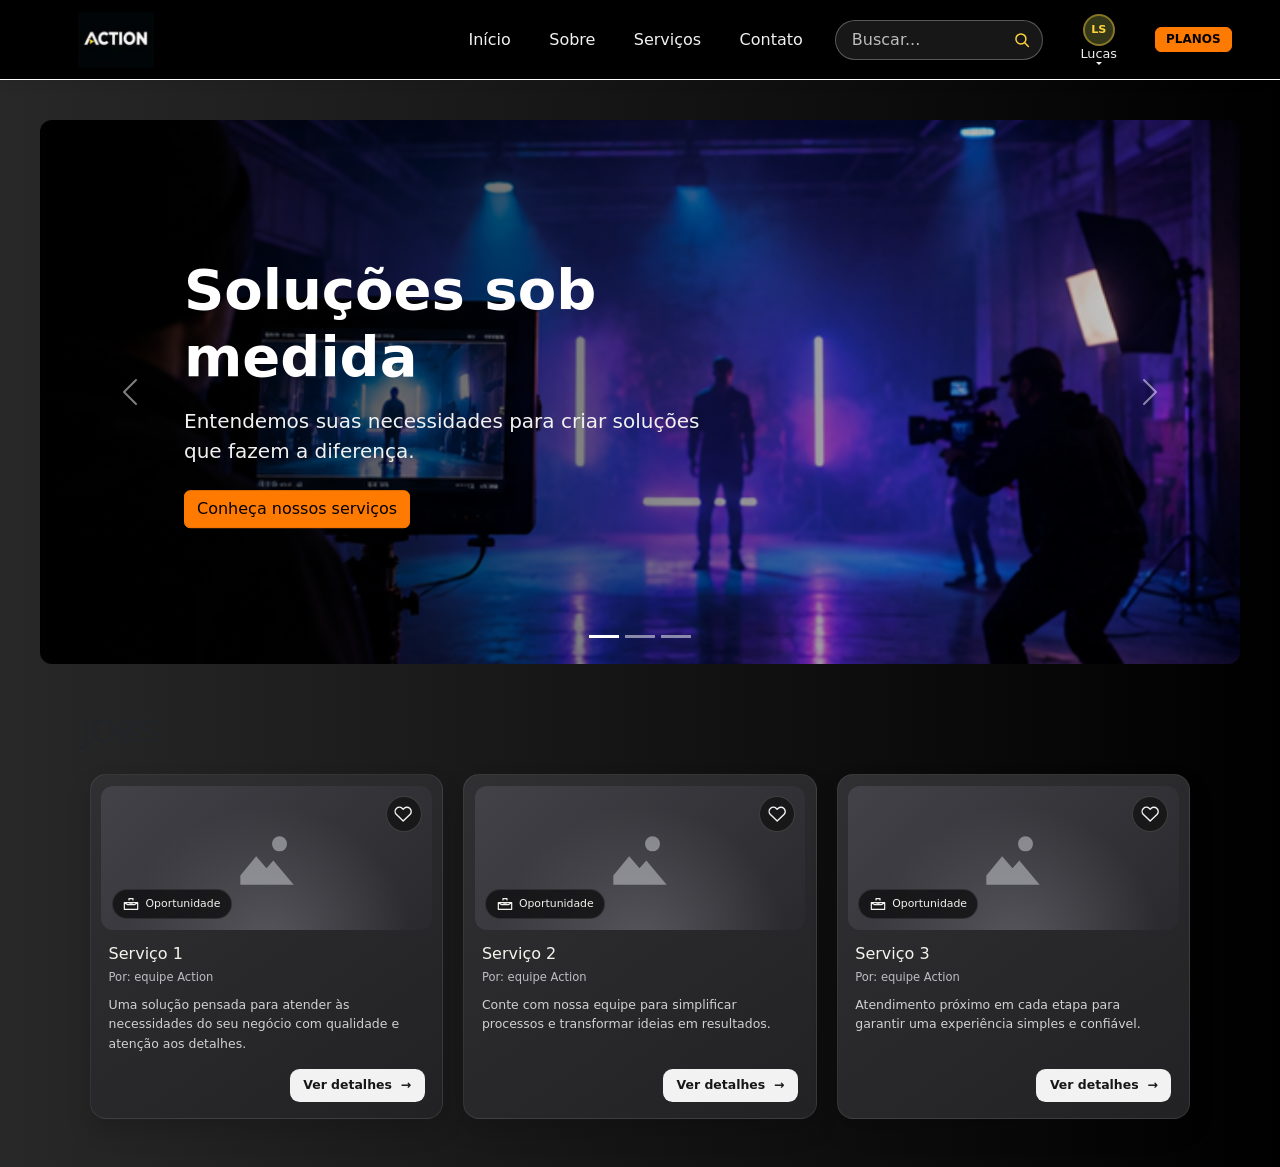
<file: index.html>
<!doctype html>
<html lang="pt-BR">
  <head>
    <meta charset="UTF-8" />
    <meta name="viewport" content="width=device-width, initial-scale=1.0" />
    <title>Site da empresa</title>
    <link
      href="https://cdn.jsdelivr.net/npm/bootstrap@5.3.3/dist/css/bootstrap.min.css"
      rel="stylesheet"
      integrity="sha384-QWTKZyjpPEjISv5WaRU9OFeRpok6YctnYmDr5pNlyT2bRjXh0JMhjY6hW+ALEwIH"
      crossorigin="anonymous"
    />
    <link rel="stylesheet" href="assets/css/style.css" />
  </head>
  <body>
    <header class="site-header">
      <nav class="site-nav" aria-label="Navegação principal">
        <a class="company-name" href="#inicio" aria-label="Action — início">
          <img src="assets/img/logo.png" alt="Action" />
        </a>
        <ul class="nav-options">
          <li><a href="#inicio">Início</a></li>
          <li><a href="#sobre">Sobre</a></li>
          <li><a href="#servicos">Serviços</a></li>
          <li><a href="templates/chat.html">Contato</a></li>
        </ul>
        <form class="site-search" role="search" id="siteSearch">
          <label class="visually-hidden" for="searchInput">Buscar no site</label>
          <input
            class="site-search-input"
            type="search"
            id="searchInput"
            placeholder="Buscar..."
            autocomplete="off"
          />
          <button class="site-search-button" type="submit" aria-label="Buscar">
            <svg aria-hidden="true" viewBox="0 0 24 24">
              <circle cx="10.8" cy="10.8" r="6.8"></circle>
              <path d="m16 16 5 5"></path>
            </svg>
          </button>
          <span class="visually-hidden" id="searchStatus" role="status"></span>
        </form>
        <div class="dropdown account-menu">
          <button
            class="account-menu-toggle dropdown-toggle"
            type="button"
            id="profileAccountMenu"
            data-bs-toggle="dropdown"
            aria-expanded="false"
          >
            <span class="profile-mini-avatar" aria-hidden="true">LS</span>
            <span>Lucas</span>
          </button>
          <ul
            class="dropdown-menu dropdown-menu-end"
            aria-labelledby="profileAccountMenu"
          >
            <li><a class="dropdown-item" href="templates/user.html">Meu perfil</a></li>
            <li><a class="dropdown-item" href="index.html">Sair do perfil</a></li>
          </ul>
        </div>
        <a class="btn btn-warning" href="index.html#planos">PLANOS</a>
      </nav>
    </header>
    <br>
    <main id="inicio">
      <section class="highlights" aria-label="Destaques da empresa">
        <div
          id="highlightsCarousel"
          class="carousel slide"
          data-bs-ride="carousel"
          data-bs-interval="6000"
        >
          <div class="carousel-indicators">
            <button
              type="button"
              data-bs-target="#highlightsCarousel"
              data-bs-slide-to="0"
              class="active"
              aria-current="true"
              aria-label="Destaque 1"
            ></button>
            <button
              type="button"
              data-bs-target="#highlightsCarousel"
              data-bs-slide-to="1"
              aria-label="Destaque 2"
            ></button>
            <button
              type="button"
              data-bs-target="#highlightsCarousel"
              data-bs-slide-to="2"
              aria-label="Destaque 3"
            ></button>
          </div>
          <div class="carousel-inner">
            <article class="carousel-item active">
              <img src="assets/img/Captura de tela 2026-10-26 100952.png" class="d-block w-100" alt="" />
              <div class="carousel-caption text-start">
                <h2>Soluções sob medida</h2>
                <p>
                  Entendemos suas necessidades para criar soluções que fazem a
                  diferença.
                </p>
                <a class="btn btn-warning" href="#servicos"
                  >Conheça nossos serviços</a
                >
              </div>
            </article>
            <article class="carousel-item">
              <img src="assets/img/Captura de tela 2026-10-26 100911.png" class="d-block w-100" alt="" />
              <div class="carousel-caption text-start">
                <h2>Tecnologia que simplifica</h2>
                <p>
                  Transformamos desafios do dia a dia em experiências mais
                  simples e eficientes.
                </p>
                <a class="btn btn-warning" href="#servicos"
                  >Conheça nossos serviços</a
                >
              </div>
            </article>
            <article class="carousel-item">
              <img src="assets/img/Captura de tela 2026-10-26 100901.png" class="d-block w-100" alt="" />
              <div class="carousel-caption text-start">
                <h2>Conte com a nossa equipe</h2>
                <p>
                  Acompanhamos cada etapa para entregar resultados com qualidade
                  e confiança.
                </p>
                <a class="btn btn-warning" href="#servicos"
                  >Conheça nossos serviços</a
                >
              </div>
            </article>
          </div>
          <button
            class="carousel-control-prev"
            type="button"
            data-bs-target="#highlightsCarousel"
            data-bs-slide="prev"
          >
            <span class="carousel-control-prev-icon" aria-hidden="true"></span>
            <span class="visually-hidden">Anterior</span>
          </button>
          <button
            class="carousel-control-next"
            type="button"
            data-bs-target="#highlightsCarousel"
            data-bs-slide="next"
          >
            <span class="carousel-control-next-icon" aria-hidden="true"></span>
            <span class="visually-hidden">Próximo</span>
          </button>
        </div>
      </section>
      <section class="about" id="sobre" aria-label="Oportunidades">
        <div class="container">
          <h2>JOBS</h2>
        </div>
        <div class="cards" id="servicos">
          <article class="service-card">
            <div class="service-card-artwork">
              <span class="service-card-image" aria-hidden="true">
                <svg viewBox="0 0 48 48">
                  <path d="M8 34.5 17.5 23l6.2 7.2 4.1-4.7L40 40H8z"></path>
                  <circle cx="31.5" cy="15.5" r="4.5"></circle>
                </svg>
              </span>
              <span class="service-card-category">
                <svg aria-hidden="true" viewBox="0 0 24 24">
                  <path d="M9 6V4h6v2m-13 4h20v10H2zm0 0 5 3h10l5-3M10 12h4"></path>
                </svg>
                Oportunidade
              </span>
              <button
                class="service-card-favorite"
                type="button"
                aria-label="Salvar Serviço 1"
                aria-pressed="false"
              >
                <svg aria-hidden="true" viewBox="0 0 24 24">
                  <path d="M20.8 4.6a5.5 5.5 0 0 0-7.8 0L12 5.7l-1.1-1.1a5.5 5.5 0 0 0-7.8 7.8l1.1 1.1L12 21l7.8-7.5 1.1-1.1a5.5 5.5 0 0 0-.1-7.8Z"></path>
                </svg>
              </button>
            </div>
            <div class="service-card-content">
              <div class="service-card-heading">
                <h3>Serviço 1</h3>
                <p class="service-card-author">Por: equipe Action</p>
              </div>
              <p class="service-card-description">
                Uma solução pensada para atender às necessidades do seu negócio
                com qualidade e atenção aos detalhes.
              </p>
              <div class="service-card-actions">
                <a class="service-card-button" href="#servicos">
                  Ver detalhes <span aria-hidden="true">→</span>
                </a>
              </div>
            </div>
          </article>
          <article class="service-card">
            <div class="service-card-artwork">
              <span class="service-card-image" aria-hidden="true">
                <svg viewBox="0 0 48 48">
                  <path d="M8 34.5 17.5 23l6.2 7.2 4.1-4.7L40 40H8z"></path>
                  <circle cx="31.5" cy="15.5" r="4.5"></circle>
                </svg>
              </span>
              <span class="service-card-category">
                <svg aria-hidden="true" viewBox="0 0 24 24">
                  <path d="M9 6V4h6v2m-13 4h20v10H2zm0 0 5 3h10l5-3M10 12h4"></path>
                </svg>
                Oportunidade
              </span>
              <button
                class="service-card-favorite"
                type="button"
                aria-label="Salvar Serviço 2"
                aria-pressed="false"
              >
                <svg aria-hidden="true" viewBox="0 0 24 24">
                  <path d="M20.8 4.6a5.5 5.5 0 0 0-7.8 0L12 5.7l-1.1-1.1a5.5 5.5 0 0 0-7.8 7.8l1.1 1.1L12 21l7.8-7.5 1.1-1.1a5.5 5.5 0 0 0-.1-7.8Z"></path>
                </svg>
              </button>
            </div>
            <div class="service-card-content">
              <div class="service-card-heading">
                <h3>Serviço 2</h3>
                <p class="service-card-author">Por: equipe Action</p>
              </div>
              <p class="service-card-description">
                Conte com nossa equipe para simplificar processos e transformar
                ideias em resultados.
              </p>
              <div class="service-card-actions">
                <a class="service-card-button" href="#servicos">
                  Ver detalhes <span aria-hidden="true">→</span>
                </a>
              </div>
            </div>
          </article>
          <article class="service-card">
            <div class="service-card-artwork">
              <span class="service-card-image" aria-hidden="true">
                <svg viewBox="0 0 48 48">
                  <path d="M8 34.5 17.5 23l6.2 7.2 4.1-4.7L40 40H8z"></path>
                  <circle cx="31.5" cy="15.5" r="4.5"></circle>
                </svg>
              </span>
              <span class="service-card-category">
                <svg aria-hidden="true" viewBox="0 0 24 24">
                  <path d="M9 6V4h6v2m-13 4h20v10H2zm0 0 5 3h10l5-3M10 12h4"></path>
                </svg>
                Oportunidade
              </span>
              <button
                class="service-card-favorite"
                type="button"
                aria-label="Salvar Serviço 3"
                aria-pressed="false"
              >
                <svg aria-hidden="true" viewBox="0 0 24 24">
                  <path d="M20.8 4.6a5.5 5.5 0 0 0-7.8 0L12 5.7l-1.1-1.1a5.5 5.5 0 0 0-7.8 7.8l1.1 1.1L12 21l7.8-7.5 1.1-1.1a5.5 5.5 0 0 0-.1-7.8Z"></path>
                </svg>
              </button>
            </div>
            <div class="service-card-content">
              <div class="service-card-heading">
                <h3>Serviço 3</h3>
                <p class="service-card-author">Por: equipe Action</p>
              </div>
              <p class="service-card-description">
                Atendimento próximo em cada etapa para garantir uma experiência
                simples e confiável.
              </p>
              <div class="service-card-actions">
                <a class="service-card-button" href="#servicos">
                  Ver detalhes <span aria-hidden="true">→</span>
                </a>
              </div>
            </div>
          </article>
        </div>
      </section>
    </main>
    <script
      src="https://cdn.jsdelivr.net/npm/bootstrap@5.3.3/dist/js/bootstrap.bundle.min.js"
      integrity="sha384-YvpcrYf0tY3lHB60NNkmXc5s9fDVZLESaAA55NDzOxhy9GkcIdslK1eN7N6jIeHz"
      crossorigin="anonymous"
    ></script>
    <script>
      const searchForm = document.querySelector("#siteSearch");
      const searchInput = document.querySelector("#searchInput");
      const searchStatus = document.querySelector("#searchStatus");

      document.querySelectorAll(".service-card-favorite").forEach((button) => {
        button.addEventListener("click", () => {
          const saved = button.getAttribute("aria-pressed") === "true";
          const title = button.closest(".service-card").querySelector("h3").textContent;
          button.setAttribute("aria-pressed", String(!saved));
          button.setAttribute(
            "aria-label",
            saved ? `Salvar ${title}` : `Remover ${title} dos salvos`,
          );
        });
      });

      searchForm.addEventListener("submit", (event) => {
        event.preventDefault();
        const query = searchInput.value
          .trim()
          .normalize("NFD")
          .replace(/[\u0300-\u036f]/g, "")
          .toLocaleLowerCase("pt-BR");

        if (!query) {
          searchStatus.textContent = "Digite algo para buscar.";
          searchInput.focus();
          return;
        }

        const searchableItems = [
          ...document.querySelectorAll(
            ".carousel-item, .about > .container, .service-card",
          ),
        ];
        const match = searchableItems.find((item) =>
          item.textContent
            .normalize("NFD")
            .replace(/[\u0300-\u036f]/g, "")
            .toLocaleLowerCase("pt-BR")
            .includes(query),
        );

        if (!match) {
          searchStatus.textContent = "Nenhum resultado encontrado.";
          return;
        }

        searchStatus.textContent = "Resultado encontrado.";
        if (match.classList.contains("carousel-item")) {
          const slides = [...match.parentElement.children];
          bootstrap.Carousel.getOrCreateInstance(
            document.querySelector("#highlightsCarousel"),
          ).to(slides.indexOf(match));
        }
        match.scrollIntoView({ behavior: "smooth", block: "center" });
      });
    </script>
  </body>
</html>
</file>
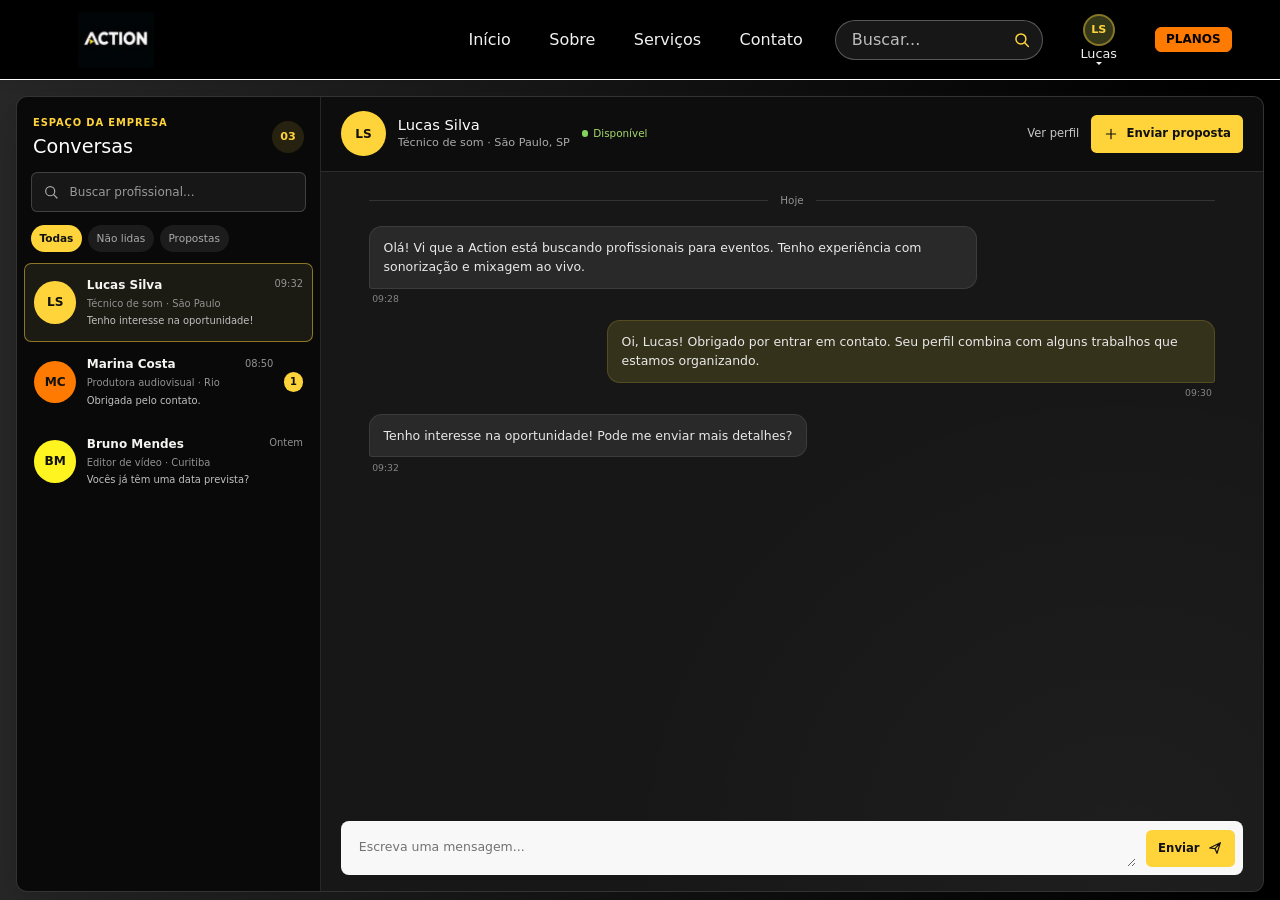
<file: templates/chat.html>
<!doctype html>
<html lang="pt-BR">
  <head>
    <meta charset="UTF-8" />
    <meta name="viewport" content="width=device-width, initial-scale=1.0" />
    <meta
      name="description"
      content="Converse com profissionais e envie propostas de trabalho pela Action."
    />
    <title>Conversas | Action</title>
    <link
      href="https://cdn.jsdelivr.net/npm/bootstrap@5.3.3/dist/css/bootstrap.min.css"
      rel="stylesheet"
      integrity="sha384-QWTKZyjpPEjISv5WaRU9OFeRpok6YctnYmDr5pNlyT2bRjXh0JMhjY6hW+ALEwIH"
      crossorigin="anonymous"
    />
    <link rel="stylesheet" href="../assets/css/style.css" />
  </head>
  <body class="messages-page">
    <header class="site-header">
      <nav class="site-nav" aria-label="Navegação principal">
        <a class="company-name" href="../index.html#inicio" aria-label="Action — início">
          <img src="../assets/img/logo.png" alt="Action" />
        </a>
        <ul class="nav-options">
          <li><a href="../index.html#inicio">Início</a></li>
          <li><a href="../index.html#sobre">Sobre</a></li>
          <li><a href="../index.html#servicos">Serviços</a></li>
          <li><a href="../index.html#contato">Contato</a></li>
        </ul>
        <form class="site-search" role="search" id="messagesSearch">
          <label class="visually-hidden" for="messagesSearchInput">
            Buscar conversas
          </label>
          <input
            class="site-search-input"
            type="search"
            id="messagesSearchInput"
            placeholder="Buscar..."
            autocomplete="off"
          />
          <button class="site-search-button" type="submit" aria-label="Buscar conversas">
            <svg aria-hidden="true" viewBox="0 0 24 24">
              <circle cx="10.8" cy="10.8" r="6.8"></circle>
              <path d="m16 16 5 5"></path>
            </svg>
          </button>
          <span
            class="visually-hidden"
            id="messagesSearchStatus"
            role="status"
          ></span>
        </form>
        <div class="dropdown account-menu">
          <button
            class="account-menu-toggle dropdown-toggle"
            type="button"
            id="messagesAccountMenu"
            data-bs-toggle="dropdown"
            aria-expanded="false"
          >
            <span class="profile-mini-avatar" aria-hidden="true">LS</span>
            <span>Lucas</span>
          </button>
          <ul
            class="dropdown-menu dropdown-menu-end"
            aria-labelledby="messagesAccountMenu"
          >
            <li><a class="dropdown-item" href="user.html">Meu perfil</a></li>
            <li><a class="dropdown-item" href="../index.html">Sair do perfil</a></li>
          </ul>
        </div>
        <a class="btn btn-warning" href="../index.html#planos">PLANOS</a>
      </nav>
    </header>

    <main class="messages-shell">
      <aside class="conversation-sidebar" aria-label="Lista de conversas">
        <div class="conversation-sidebar-heading">
          <div>
            <p class="messages-eyebrow">ESPAÇO DA EMPRESA</p>
            <h1>Conversas</h1>
          </div>
          <span class="conversation-count">03</span>
        </div>

        <label class="conversation-search">
          <span class="visually-hidden">Buscar conversas</span>
          <svg aria-hidden="true" viewBox="0 0 24 24">
            <circle cx="10.8" cy="10.8" r="6.8"></circle>
            <path d="m16 16 5 5"></path>
          </svg>
          <input
            id="conversationSearch"
            type="search"
            placeholder="Buscar profissional..."
            autocomplete="off"
          />
        </label>

        <div class="conversation-filters" role="group" aria-label="Filtrar conversas">
          <button
            class="conversation-filter is-active"
            type="button"
            data-filter="all"
            aria-pressed="true"
          >
            Todas
          </button>
          <button
            class="conversation-filter"
            type="button"
            data-filter="unread"
            aria-pressed="false"
          >
            Não lidas
          </button>
          <button
            class="conversation-filter"
            type="button"
            data-filter="proposals"
            aria-pressed="false"
          >
            Propostas
          </button>
        </div>

        <nav class="conversation-list" id="conversationList" aria-label="Profissionais">
          <button
            class="conversation-item is-active"
            type="button"
            data-conversation="lucas"
            aria-current="true"
          >
            <span class="conversation-avatar" aria-hidden="true">LS</span>
            <span class="conversation-summary">
              <span class="conversation-name-row">
                <strong>Lucas Silva</strong>
                <time datetime="2026-11-01T09:32">09:32</time>
              </span>
              <span class="conversation-role">Técnico de som · São Paulo</span>
              <span class="conversation-preview">Tenho interesse na oportunidade!</span>
            </span>
            <span class="conversation-unread" aria-label="2 mensagens não lidas">2</span>
          </button>
          <button
            class="conversation-item"
            type="button"
            data-conversation="marina"
            aria-current="false"
          >
            <span
              class="conversation-avatar conversation-avatar--violet"
              aria-hidden="true"
            >
              MC
            </span>
            <span class="conversation-summary">
              <span class="conversation-name-row">
                <strong>Marina Costa</strong>
                <time datetime="2026-11-01T08:50">08:50</time>
              </span>
              <span class="conversation-role">Produtora audiovisual · Rio</span>
              <span class="conversation-preview">Obrigada pelo contato.</span>
            </span>
            <span class="conversation-unread" aria-label="1 mensagem não lida">1</span>
          </button>
          <button
            class="conversation-item"
            type="button"
            data-conversation="bruno"
            aria-current="false"
          >
            <span
              class="conversation-avatar conversation-avatar--blue"
              aria-hidden="true"
            >
              BM
            </span>
            <span class="conversation-summary">
              <span class="conversation-name-row">
                <strong>Bruno Mendes</strong>
                <time datetime="2026-10-31T17:18">Ontem</time>
              </span>
              <span class="conversation-role">Editor de vídeo · Curitiba</span>
              <span class="conversation-preview">Vocês já têm uma data prevista?</span>
            </span>
            <span
              class="conversation-unread"
              aria-label="Mensagens não lidas"
              hidden
              >1</span
            >
          </button>
          <p class="conversation-empty" id="conversationEmpty" hidden>
            Nenhuma conversa encontrada.
          </p>
        </nav>
      </aside>

      <section class="conversation-pane" aria-label="Conversa com Lucas Silva">
        <header class="conversation-header">
          <div class="conversation-person">
            <span
              class="conversation-avatar conversation-avatar--large"
              id="activeAvatar"
              aria-hidden="true"
              >LS</span
            >
            <div>
              <h2 id="activeName">Lucas Silva</h2>
              <p id="activeRole">Técnico de som · São Paulo, SP</p>
            </div>
            <span class="online-indicator" id="activeStatus">Disponível</span>
          </div>
          <div class="conversation-actions">
            <a class="conversation-profile-link" href="user.html">Ver perfil</a>
            <button class="proposal-button" id="openProposal" type="button">
              <svg aria-hidden="true" viewBox="0 0 24 24">
                <path d="M12 5v14M5 12h14"></path>
              </svg>
              Enviar proposta
            </button>
          </div>
        </header>

        <div class="message-thread" id="messageThread" role="log" aria-live="polite">
          <div class="message-date"><span>Hoje</span></div>
        </div>

        <p
          class="messages-feedback"
          id="messagesFeedback"
          role="status"
          aria-live="polite"
        ></p>

        <form class="message-composer" id="messageForm">
          <label class="visually-hidden" for="messageInput">Escreva uma mensagem</label>
          <textarea
            id="messageInput"
            name="message"
            rows="1"
            maxlength="1000"
            placeholder="Escreva uma mensagem..."
            required
          ></textarea>
          <button class="message-send-button" type="submit">
            Enviar
            <svg aria-hidden="true" viewBox="0 0 24 24">
              <path d="m4 12 16-8-5 16-3-7-8-1Zm8 1 8-9"></path>
            </svg>
          </button>
        </form>
      </section>
    </main>

    <dialog
      class="proposal-dialog"
      id="proposalDialog"
      aria-labelledby="proposalTitle"
    >
      <form class="proposal-form" id="proposalForm">
        <header class="proposal-dialog-header">
          <div>
            <p class="messages-eyebrow">NOVA OPORTUNIDADE</p>
            <h2 id="proposalTitle">Enviar proposta</h2>
            <p>Para <strong id="proposalRecipient">Lucas Silva</strong></p>
          </div>
          <button
            class="dialog-close"
            id="closeProposal"
            type="button"
            aria-label="Fechar formulário"
          >
            &times;
          </button>
        </header>
        <div class="proposal-fields">
          <label for="proposalJobTitle">Título do trabalho</label>
          <input
            id="proposalJobTitle"
            name="jobTitle"
            maxlength="100"
            placeholder="Ex.: Técnico de som para evento"
            required
          />

          <div class="proposal-fields-row">
            <div>
              <label for="proposalContract">Tipo de contratação</label>
              <select id="proposalContract" name="contract" required>
                <option value="" selected disabled>Selecione</option>
                <option>Freelancer</option>
                <option>Temporário</option>
                <option>Efetivo</option>
                <option>Prestação de serviço</option>
              </select>
            </div>
            <div>
              <label for="proposalBudget">Remuneração (opcional)</label>
              <input
                id="proposalBudget"
                name="budget"
                inputmode="decimal"
                maxlength="40"
                placeholder="Ex.: R$ 800 por diária"
              />
            </div>
          </div>

          <label for="proposalDeadline">Data prevista</label>
          <input id="proposalDeadline" name="deadline" type="date" />

          <label for="proposalDescription">Detalhes da oportunidade</label>
          <textarea
            id="proposalDescription"
            name="description"
            rows="4"
            maxlength="1200"
            placeholder="Conte sobre o trabalho, local, horários e o que espera do profissional."
            required
          ></textarea>
        </div>
        <footer class="proposal-dialog-footer">
          <button class="proposal-cancel" id="cancelProposal" type="button">
            Cancelar
          </button>
          <button class="proposal-submit" type="submit">Enviar proposta</button>
        </footer>
      </form>
    </dialog>

    <script
      src="https://cdn.jsdelivr.net/npm/bootstrap@5.3.3/dist/js/bootstrap.bundle.min.js"
      integrity="sha384-YvpcrYf0tY3lHB60NNkmXc5s9fDVZLESaAA55NDzOxhy9GkcIdslK1eN7N6jIeHz"
      crossorigin="anonymous"
    ></script>
    <script>
      const conversations = {
        lucas: {
          name: "Lucas Silva",
          initials: "LS",
          role: "Técnico de som · São Paulo, SP",
          status: "Disponível",
          unread: 2,
          messages: [
            {
              sender: "them",
              text: "Olá! Vi que a Action está buscando profissionais para eventos. Tenho experiência com sonorização e mixagem ao vivo.",
              time: "09:28",
            },
            {
              sender: "you",
              text: "Oi, Lucas! Obrigado por entrar em contato. Seu perfil combina com alguns trabalhos que estamos organizando.",
              time: "09:30",
            },
            {
              sender: "them",
              text: "Tenho interesse na oportunidade! Pode me enviar mais detalhes?",
              time: "09:32",
            },
          ],
        },
        marina: {
          name: "Marina Costa",
          initials: "MC",
          role: "Produtora audiovisual · Rio de Janeiro, RJ",
          status: "Disponível",
          unread: 1,
          messages: [
            {
              sender: "you",
              text: "Olá, Marina! Conhecemos seu trabalho e gostaríamos de conversar sobre uma produção que vem por aí.",
              time: "08:42",
            },
            {
              sender: "them",
              text: "Obrigada pelo contato. Adoraria saber mais sobre o projeto.",
              time: "08:50",
            },
          ],
        },
        bruno: {
          name: "Bruno Mendes",
          initials: "BM",
          role: "Editor de vídeo · Curitiba, PR",
          status: "Visto por último há 1 hora",
          unread: 0,
          messages: [
            {
              sender: "them",
              text: "Vocês já têm uma data prevista para as gravações?",
              time: "17:18",
            },
          ],
        },
      };

      const conversationButtons = [...document.querySelectorAll("[data-conversation]")];
      const thread = document.querySelector("#messageThread");
      const messageForm = document.querySelector("#messageForm");
      const messageInput = document.querySelector("#messageInput");
      const messagesFeedback = document.querySelector("#messagesFeedback");
      const proposalDialog = document.querySelector("#proposalDialog");
      const proposalForm = document.querySelector("#proposalForm");
      const conversationSearch = document.querySelector("#conversationSearch");
      const conversationEmpty = document.querySelector("#conversationEmpty");
      const messagesSearch = document.querySelector("#messagesSearch");
      const messagesSearchInput = document.querySelector("#messagesSearchInput");
      const messagesSearchStatus = document.querySelector("#messagesSearchStatus");
      let activeConversationId = "lucas";
      let activeFilter = "all";

      function createMessage(message) {
        const article = document.createElement("article");
        article.className = `message message--${message.sender}`;

        if (message.proposal) {
          const card = document.createElement("div");
          card.className = "sent-proposal";
          const header = document.createElement("div");
          header.className = "sent-proposal-heading";
          const heading = document.createElement("strong");
          heading.textContent = message.proposal.jobTitle;
          const status = document.createElement("span");
          status.textContent = "Salva nesta sessão";
          header.append(heading, status);
          card.append(header);

          const description = document.createElement("p");
          description.textContent = message.proposal.description;
          card.append(description);

          const details = document.createElement("dl");
          const detailEntries = [
            ["Contratação", message.proposal.contract],
            ["Remuneração", message.proposal.budget],
            ["Data prevista", message.proposal.deadline],
          ].filter(([, value]) => value);

          detailEntries.forEach(([label, value]) => {
            const row = document.createElement("div");
            const term = document.createElement("dt");
            const detail = document.createElement("dd");
            term.textContent = label;
            detail.textContent = value;
            row.append(term, detail);
            details.append(row);
          });
          card.append(details);
          article.append(card);
        } else {
          const bubble = document.createElement("p");
          bubble.className = "message-bubble";
          bubble.textContent = message.text;
          article.append(bubble);
        }

        const time = document.createElement("time");
        time.className = "message-time";
        time.textContent = message.time;
        article.append(time);
        return article;
      }

      function renderConversation(id) {
        const conversation = conversations[id];
        if (!conversation) return;

        activeConversationId = id;
        document.querySelector("#activeName").textContent = conversation.name;
        document.querySelector("#activeRole").textContent = conversation.role;
        document.querySelector("#activeAvatar").textContent = conversation.initials;
        document.querySelector("#activeStatus").textContent = conversation.status;
        document.querySelector(".conversation-pane").setAttribute(
          "aria-label",
          `Conversa com ${conversation.name}`,
        );
        document.querySelector("#proposalRecipient").textContent = conversation.name;

        conversationButtons.forEach((button) => {
          const selected = button.dataset.conversation === id;
          button.classList.toggle("is-active", selected);
          button.setAttribute("aria-current", String(selected));
          if (selected) {
            button.querySelector(".conversation-unread").hidden = true;
          }
        });
        conversation.unread = 0;

        thread.replaceChildren();
        const dateDivider = document.createElement("div");
        dateDivider.className = "message-date";
        const dateLabel = document.createElement("span");
        dateLabel.textContent = "Hoje";
        dateDivider.append(dateLabel);
        thread.append(dateDivider, ...conversation.messages.map(createMessage));
        thread.scrollTop = thread.scrollHeight;
        updateConversationFilters();
      }

      function updateConversationPreview(id) {
        const button = conversationButtons.find(
          (conversationButton) => conversationButton.dataset.conversation === id,
        );
        const latestMessage = conversations[id].messages.at(-1);
        const preview = button.querySelector(".conversation-preview");
        preview.textContent = latestMessage.proposal
          ? `Proposta: ${latestMessage.proposal.jobTitle}`
          : latestMessage.text;
        const time = button.querySelector("time");
        time.textContent = latestMessage.time;
        if (latestMessage.timestamp) time.dateTime = latestMessage.timestamp;
      }

      function normalize(value) {
        return value
          .normalize("NFD")
          .replace(/[\u0300-\u036f]/g, "")
          .toLocaleLowerCase("pt-BR");
      }

      function updateConversationFilters() {
        const query = normalize(conversationSearch.value.trim());
        let visibleCount = 0;

        conversationButtons.forEach((button) => {
          const conversation = conversations[button.dataset.conversation];
          const matchesQuery = normalize(
            `${conversation.name} ${conversation.role}`,
          ).includes(query);
          const matchesFilter =
            activeFilter === "all" ||
            (activeFilter === "unread" && conversation.unread > 0) ||
            (activeFilter === "proposals" &&
              conversation.messages.some((message) => message.proposal));
          const visible = matchesQuery && matchesFilter;
          button.hidden = !visible;
          if (visible) visibleCount += 1;
        });

        conversationEmpty.hidden = visibleCount > 0;
      }

      conversationButtons.forEach((button) => {
        button.addEventListener("click", () => {
          renderConversation(button.dataset.conversation);
          messagesFeedback.textContent = "";
        });
      });

      document.querySelectorAll("[data-filter]").forEach((button) => {
        button.addEventListener("click", () => {
          activeFilter = button.dataset.filter;
          document.querySelectorAll("[data-filter]").forEach((filterButton) => {
            const selected = filterButton === button;
            filterButton.classList.toggle("is-active", selected);
            filterButton.setAttribute("aria-pressed", String(selected));
          });
          updateConversationFilters();
        });
      });

      conversationSearch.addEventListener("input", updateConversationFilters);

      messagesSearch.addEventListener("submit", (event) => {
        event.preventDefault();
        const query = messagesSearchInput.value.trim();
        if (!query) {
          messagesSearchStatus.textContent = "Digite um nome para buscar.";
          messagesSearchInput.focus();
          return;
        }

        conversationSearch.value = query;
        activeFilter = "all";
        document.querySelectorAll("[data-filter]").forEach((button) => {
          const selected = button.dataset.filter === "all";
          button.classList.toggle("is-active", selected);
          button.setAttribute("aria-pressed", String(selected));
        });
        updateConversationFilters();
        messagesSearchStatus.textContent = conversationButtons.some(
          (button) => !button.hidden,
        )
          ? "Conversa encontrada."
          : "Nenhuma conversa encontrada.";
      });

      messageForm.addEventListener("submit", (event) => {
        event.preventDefault();
        const text = messageInput.value.trim();
        if (!text) {
          messagesFeedback.textContent = "Digite uma mensagem antes de enviar.";
          return;
        }

        const now = new Date();
        conversations[activeConversationId].messages.push({
          sender: "you",
          text,
          timestamp: now.toISOString(),
          time: now.toLocaleTimeString("pt-BR", {
            hour: "2-digit",
            minute: "2-digit",
          }),
        });
        updateConversationPreview(activeConversationId);
        renderConversation(activeConversationId);
        messageInput.value = "";
        messagesFeedback.textContent =
          "Mensagem adicionada à conversa durante esta sessão.";
        messageInput.focus();
      });

      document.querySelector("#openProposal").addEventListener("click", () => {
        proposalForm.reset();
        document.querySelector("#proposalRecipient").textContent =
          conversations[activeConversationId].name;
        proposalDialog.showModal();
      });

      function closeProposalDialog() {
        proposalDialog.close();
      }

      document
        .querySelector("#closeProposal")
        .addEventListener("click", closeProposalDialog);
      document
        .querySelector("#cancelProposal")
        .addEventListener("click", closeProposalDialog);

      proposalDialog.addEventListener("click", (event) => {
        if (event.target === proposalDialog) closeProposalDialog();
      });

      proposalForm.addEventListener("submit", (event) => {
        event.preventDefault();
        if (!proposalForm.reportValidity()) return;

        const formData = new FormData(proposalForm);
        const deadline = formData.get("deadline");
        const formattedDeadline = deadline
          ? new Date(`${deadline}T12:00:00`).toLocaleDateString("pt-BR")
          : "";

        const now = new Date();
        conversations[activeConversationId].messages.push({
          sender: "you",
          timestamp: now.toISOString(),
          proposal: {
            jobTitle: formData.get("jobTitle").trim(),
            contract: formData.get("contract"),
            budget: formData.get("budget").trim(),
            deadline: formattedDeadline,
            description: formData.get("description").trim(),
          },
          time: now.toLocaleTimeString("pt-BR", {
            hour: "2-digit",
            minute: "2-digit",
          }),
        });

        updateConversationPreview(activeConversationId);
        renderConversation(activeConversationId);
        closeProposalDialog();
        messagesFeedback.textContent =
          `Proposta adicionada à conversa com ${conversations[activeConversationId].name} ` +
          "neste navegador. A entrega real exige conexão com o backend.";
      });

      renderConversation(activeConversationId);
    </script>
  </body>
</html>
</file>
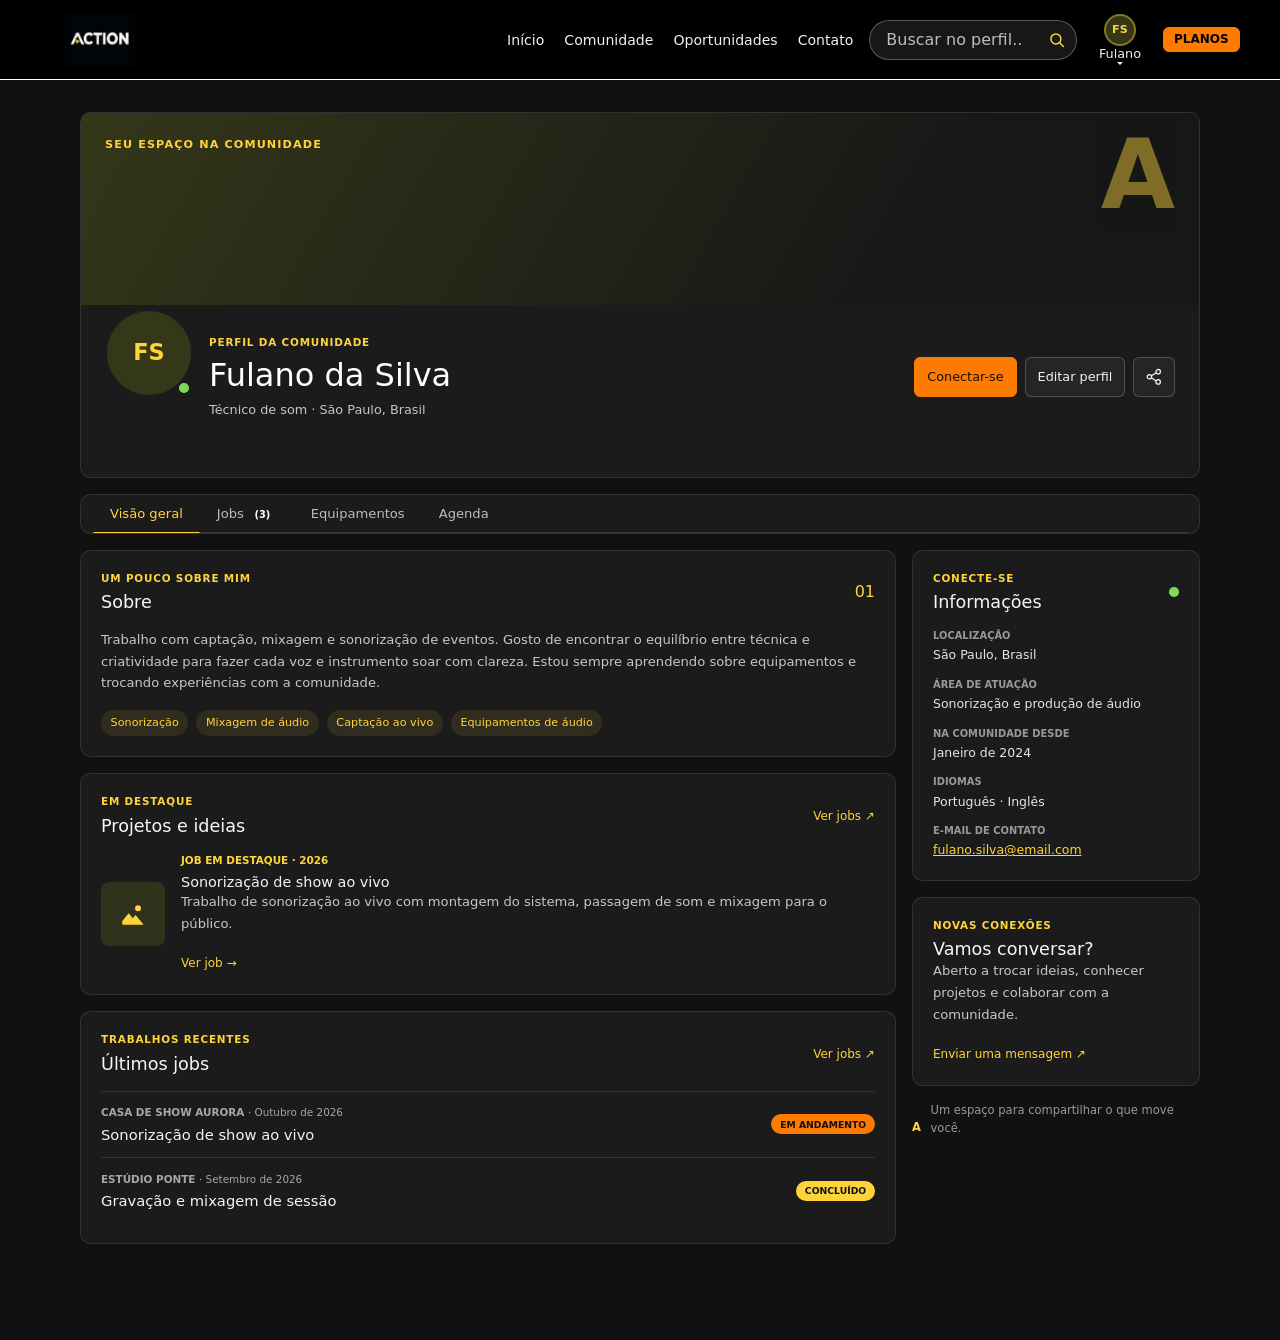
<file: templates/user.html>
<!doctype html>
<html lang="pt-BR">
  <head>
    <meta charset="UTF-8" />
    <meta name="viewport" content="width=device-width, initial-scale=1.0" />
    <meta
      name="description"
      content="Conheça o perfil de Fulano da Silva na comunidade Action."
    />
    <title>Perfil de Fulano da Silva | Action</title>
    <link
      href="https://cdn.jsdelivr.net/npm/bootstrap@5.3.3/dist/css/bootstrap.min.css"
      rel="stylesheet"
      integrity="sha384-QWTKZyjpPEjISv5WaRU9OFeRpok6YctnYmDr5pNlyT2bRjXh0JMhjY6hW+ALEwIH"
      crossorigin="anonymous"
    />
    <link rel="stylesheet" href="../assets/css/style.css" />
  </head>
  <body class="profile-page">
    <header class="site-header">
      <nav class="site-nav" aria-label="Navegação principal">
        <a class="company-name" href="../index.html" aria-label="Action — início">
          <img src="../assets/img/logo.png" alt="Action" />
        </a>
        <ul class="nav-options">
          <li><a href="../index.html">Início</a></li>
          <li><a href="../index.html#sobre">Comunidade</a></li>
          <li><a href="../index.html#servicos">Oportunidades</a></li>
          <li><a href="chat.html">Contato</a></li>
        </ul>
        <form class="site-search" role="search" id="profileSearch">
          <label class="visually-hidden" for="profileSearchInput">
            Buscar no perfil
          </label>
          <input
            class="site-search-input"
            type="search"
            id="profileSearchInput"
            placeholder="Buscar no perfil..."
            autocomplete="off"
          />
          <button class="site-search-button" type="submit" aria-label="Buscar">
            <svg aria-hidden="true" viewBox="0 0 24 24">
              <circle cx="10.8" cy="10.8" r="6.8"></circle>
              <path d="m16 16 5 5"></path>
            </svg>
          </button>
          <span class="visually-hidden" id="profileSearchStatus" role="status"></span>
        </form>
        <div class="dropdown account-menu">
          <button
            class="account-menu-toggle dropdown-toggle"
            type="button"
            id="profileAccountMenu"
            data-bs-toggle="dropdown"
            aria-expanded="false"
          >
            <span class="profile-mini-avatar" aria-hidden="true">FS</span>
            <span>Fulano</span>
          </button>
          <ul
            class="dropdown-menu dropdown-menu-end"
            aria-labelledby="profileAccountMenu"
          >
            <li><a class="dropdown-item" href="user.html">Meu perfil</a></li>
            <li><a class="dropdown-item" href="../index.html">Sair do perfil</a></li>
          </ul>
        </div>
        <a class="btn btn-warning" href="../index.html#planos">PLANOS</a>
      </nav>
    </header>

    <main class="profile-shell">
      <section class="profile-card" aria-labelledby="profileName">
        <div class="profile-cover">
          <span class="profile-cover-label">SEU ESPAÇO NA COMUNIDADE</span>
          <span class="profile-cover-mark" aria-hidden="true">A</span>
        </div>
        <div class="profile-identity">
          <div class="profile-avatar" aria-label="Foto de perfil de Fulano da Silva">
            FS
            <span class="profile-online-indicator" aria-label="Online agora"></span>
          </div>
          <div class="profile-heading">
            <p class="profile-eyebrow">PERFIL DA COMUNIDADE</p>
            <h1 id="profileName">Fulano da Silva</h1>
            <p class="profile-role" id="profileRole">
              <span id="profileProfession">Técnico de som</span>
              <span id="profileLocationSummary">· São Paulo, Brasil</span>
            </p>
          </div>
          <div class="profile-actions">
            <button
              class="btn btn-profile-primary"
              type="button"
              id="followButton"
              aria-pressed="false"
            >
              Conectar-se
            </button>
            <button
              class="btn btn-profile-secondary"
              type="button"
              data-bs-toggle="modal"
              data-bs-target="#editProfileModal"
            >
              Editar perfil
            </button>
            <button
              class="btn btn-profile-icon"
              type="button"
              id="shareProfileButton"
              aria-label="Compartilhar perfil"
              title="Compartilhar perfil"
            >
              <svg aria-hidden="true" viewBox="0 0 24 24">
                <circle cx="18" cy="5" r="3"></circle>
                <circle cx="6" cy="12" r="3"></circle>
                <circle cx="18" cy="19" r="3"></circle>
                <path d="m8.7 10.6 6.6-4.2M8.7 13.4l6.6 4.2"></path>
              </svg>
            </button>
          </div>
        </div>
        <p class="profile-feedback" id="profileFeedback" role="status"></p>
      </section>

      <nav class="profile-tabs" aria-label="Seções do perfil">
        <div class="nav nav-tabs" id="profileTabList" role="tablist">
          <button
            class="nav-link active"
            id="overview-tab"
            data-bs-toggle="tab"
            data-bs-target="#overview-panel"
            type="button"
            role="tab"
            aria-controls="overview-panel"
            aria-selected="true"
          >
            Visão geral
          </button>
          <button
            class="nav-link"
            id="jobs-tab"
            data-bs-toggle="tab"
            data-bs-target="#jobs-panel"
            type="button"
            role="tab"
            aria-controls="jobs-panel"
            aria-selected="false"
          >
            Jobs <span class="badge badge-secondary">(3)</span>
          </button>
          <button
            class="nav-link"
            id="equipment-tab"
            data-bs-toggle="tab"
            data-bs-target="#equipment-panel"
            type="button"
            role="tab"
            aria-controls="equipment-panel"
            aria-selected="false"
          >
            Equipamentos
          </button>
          <button
            class="nav-link"
            id="schedule-tab"
            data-bs-toggle="tab"
            data-bs-target="#schedule-panel"
            type="button"
            role="tab"
            aria-controls="schedule-panel"
            aria-selected="false"
          >
            Agenda
          </button>
        </div>
      </nav>

      <div class="profile-layout">
        <div class="tab-content profile-main-content" id="profileTabContent">
          <section
            class="tab-pane fade show active"
            id="overview-panel"
            role="tabpanel"
            aria-labelledby="overview-tab"
            tabindex="0"
          >
            <article class="profile-panel about-panel">
              <div class="panel-heading">
                <div>
                  <p class="panel-kicker">UM POUCO SOBRE MIM</p>
                  <h2>Sobre</h2>
                </div>
                <span class="panel-heading-mark" aria-hidden="true">01</span>
              </div>
              <p class="profile-bio" id="profileBio">
                Trabalho com captação, mixagem e sonorização de eventos. Gosto
                de encontrar o equilíbrio entre técnica e criatividade para
                fazer cada voz e instrumento soar com clareza. Estou sempre
                aprendendo sobre equipamentos e trocando experiências com a
                comunidade.
              </p>
              <div class="profile-tags" aria-label="Áreas de interesse">
                <span>Sonorização</span>
                <span>Mixagem de áudio</span>
                <span>Captação ao vivo</span>
                <span>Equipamentos de áudio</span>
              </div>
            </article>

            <article class="profile-panel featured-panel">
              <div class="panel-heading">
                <div>
                  <p class="panel-kicker">EM DESTAQUE</p>
                  <h2>Projetos e ideias</h2>
                </div>
                <a class="text-link" href="#jobs-panel" data-profile-tab="jobs-tab">
                  Ver jobs <span aria-hidden="true">↗</span>
                </a>
              </div>
              <div class="featured-project">
                <div class="project-symbol" aria-hidden="true">
                  <svg viewBox="0 0 48 48">
                    <path d="M8 34.5 17.5 23l6.2 7.2 4.1-4.7L40 40H8z"></path>
                    <circle cx="31.5" cy="15.5" r="4.5"></circle>
                  </svg>
                </div>
                <div>
                  <p class="project-category">JOB EM DESTAQUE · 2026</p>
                  <h3>Sonorização de show ao vivo</h3>
                  <p>
                    Trabalho de sonorização ao vivo com montagem do sistema,
                    passagem de som e mixagem para o público.
                  </p>
                  <a class="text-link" href="#jobs-panel" data-profile-tab="jobs-tab">
                    Ver job <span aria-hidden="true">→</span>
                  </a>
                </div>
              </div>
            </article>

            <article class="profile-panel activity-panel">
              <div class="panel-heading">
                <div>
                  <p class="panel-kicker">TRABALHOS RECENTES</p>
                  <h2>Últimos jobs</h2>
                </div>
                <a class="text-link" href="#jobs-panel" data-profile-tab="jobs-tab">
                  Ver jobs <span aria-hidden="true">↗</span>
                </a>
              </div>
              <article class="job-preview">
                <div>
                  <p class="job-preview-meta">
                    CASA DE SHOW AURORA <span>· Outubro de 2026</span>
                  </p>
                  <h3>Sonorização de show ao vivo</h3>
                </div>
                <span class="job-status job-status--in-progress">Em andamento</span>
              </article>
              <article class="job-preview">
                <div>
                  <p class="job-preview-meta">ESTÚDIO PONTE <span>· Setembro de 2026</span></p>
                  <h3>Gravação e mixagem de sessão</h3>
                </div>
                <span class="job-status job-status--completed">Concluído</span>
              </article>
            </article>
          </section>

          <section
            class="tab-pane fade"
            id="jobs-panel"
            role="tabpanel"
            aria-labelledby="jobs-tab"
            tabindex="0"
          >
            <article class="profile-panel jobs-panel">
              <div class="panel-heading">
                <div>
                  <p class="panel-kicker">TRABALHOS DO USUÁRIO</p>
                  <h2>Jobs</h2>
                </div>
                <span class="panel-heading-mark" aria-hidden="true">03</span>
              </div>
              <div class="jobs-list">
                <article class="job-card">
                  <div class="job-artwork" aria-hidden="true">
                    <div class="job-company">
                      <span class="job-company-mark">CA</span>
                      <span>CASA DE SHOW<br />AURORA</span>
                    </div>
                    <div class="job-image-placeholder">
                      <svg viewBox="0 0 48 48">
                        <path d="M7 36 18 22l7 8 5-6 11 12H7Z"></path>
                        <circle cx="32" cy="15" r="4"></circle>
                      </svg>
                    </div>
                  </div>
                  <div class="job-content">
                    <div class="job-heading">
                      <h3>Sonorização de show ao vivo</h3>
                    </div>
                    <div class="job-meta">
                      <span class="job-period">
                        <svg aria-hidden="true" viewBox="0 0 24 24">
                          <circle cx="12" cy="12" r="8"></circle>
                          <path d="M12 7v5l3 2"></path>
                        </svg>
                        Outubro de 2026
                      </span>
                      <span class="job-status job-status--in-progress">Em andamento</span>
                    </div>
                    <p class="job-description">
                      Sonorização de apresentações ao vivo, com montagem do
                      sistema, passagem de som e mixagem para o público.
                    </p>
                    <div class="job-details" id="job-details-aurora" hidden>
                      <p><strong>Cliente:</strong> Casa de Show Aurora</p>
                      <p><strong>Atuação:</strong> PA, monitoração e operação de mesa digital.</p>
                      <p><strong>Período:</strong> Outubro de 2026 — em andamento</p>
                    </div>
                    <div class="job-card-footer">
                      <button
                        class="job-toggle"
                        type="button"
                        data-job-toggle
                        aria-expanded="false"
                        aria-controls="job-details-aurora"
                      >
                        Ver detalhes
                      </button>
                    </div>
                  </div>
                </article>
                <article class="job-card">
                  <div class="job-artwork" aria-hidden="true">
                    <div class="job-company">
                      <span class="job-company-mark">EP</span>
                      <span>ESTÚDIO<br />PONTE</span>
                    </div>
                    <div class="job-image-placeholder">
                      <svg viewBox="0 0 48 48">
                        <path d="M7 36 18 22l7 8 5-6 11 12H7Z"></path>
                        <circle cx="32" cy="15" r="4"></circle>
                      </svg>
                    </div>
                  </div>
                  <div class="job-content">
                    <div class="job-heading">
                      <h3>Gravação e mixagem de sessão</h3>
                    </div>
                    <div class="job-meta">
                      <span class="job-period">
                        <svg aria-hidden="true" viewBox="0 0 24 24">
                          <circle cx="12" cy="12" r="8"></circle>
                          <path d="M12 7v5l3 2"></path>
                        </svg>
                        Setembro de 2026
                      </span>
                      <span class="job-status job-status--completed">Concluído</span>
                    </div>
                    <p class="job-description">
                      Captação multipista e mixagem de uma sessão musical em
                      estúdio, do ajuste dos microfones à entrega final.
                    </p>
                    <div class="job-details" id="job-details-studio" hidden>
                      <p><strong>Cliente:</strong> Estúdio Ponte</p>
                      <p><strong>Atuação:</strong> Captação, edição e mixagem de áudio.</p>
                      <p><strong>Período:</strong> Setembro de 2026</p>
                    </div>
                    <div class="job-card-footer">
                      <button
                        class="job-toggle"
                        type="button"
                        data-job-toggle
                        aria-expanded="false"
                        aria-controls="job-details-studio"
                      >
                        Ver detalhes
                      </button>
                    </div>
                  </div>
                </article>
                <article class="job-card">
                  <div class="job-artwork" aria-hidden="true">
                    <div class="job-company">
                      <span class="job-company-mark">FC</span>
                      <span>FESTIVAL<br />DA CIDADE</span>
                    </div>
                    <div class="job-image-placeholder">
                      <svg viewBox="0 0 48 48">
                        <path d="M7 36 18 22l7 8 5-6 11 12H7Z"></path>
                        <circle cx="32" cy="15" r="4"></circle>
                      </svg>
                    </div>
                  </div>
                  <div class="job-content">
                    <div class="job-heading">
                      <h3>Palco principal do Festival da Cidade</h3>
                    </div>
                    <div class="job-meta">
                      <span class="job-period">
                        <svg aria-hidden="true" viewBox="0 0 24 24">
                          <circle cx="12" cy="12" r="8"></circle>
                          <path d="M12 7v5l3 2"></path>
                        </svg>
                        Agosto de 2026
                      </span>
                      <span class="job-status job-status--canceled">Cancelado</span>
                    </div>
                    <p class="job-description">
                      Operação de áudio e monitoração para apresentações no
                      palco principal do festival.
                    </p>
                    <div class="job-details" id="job-details-festival" hidden>
                      <p><strong>Cliente:</strong> Festival da Cidade</p>
                      <p><strong>Atuação:</strong> Operação de PA e monitoração de palco.</p>
                      <p><strong>Período:</strong> Agosto de 2026 · cancelado pelo contratante</p>
                    </div>
                    <div class="job-card-footer">
                      <button
                        class="job-toggle"
                        type="button"
                        data-job-toggle
                        aria-expanded="false"
                        aria-controls="job-details-festival"
                      >
                        Ver detalhes
                      </button>
                    </div>
                  </div>
                </article>
              </div>
            </article>
          </section>

          <section
            class="tab-pane fade"
            id="equipment-panel"
            role="tabpanel"
            aria-labelledby="equipment-tab"
            tabindex="0"
          >
            <article class="profile-panel">
              <div class="panel-heading">
                <div>
                  <p class="panel-kicker">FERRAMENTAS DO DIA A DIA</p>
                  <h2>Equipamentos</h2>
                </div>
                <span class="panel-heading-mark" aria-hidden="true">03</span>
              </div>
              <p class="panel-description">
                Ferramentas que uso na captação, mixagem e sonorização.
              </p>
              <div class="equipment-grid">
                <article class="equipment-card">
                  <span class="equipment-icon" aria-hidden="true">01</span>
                  <p>MIXAGEM</p>
                  <h3>Mesa de som digital</h3>
                  <span>Controle de canais e mixagem ao vivo</span>
                </article>
                <article class="equipment-card">
                  <span class="equipment-icon" aria-hidden="true">02</span>
                  <p>CAPTAÇÃO</p>
                  <h3>Microfones profissionais</h3>
                  <span>Captação de vozes e instrumentos</span>
                </article>
                <article class="equipment-card">
                  <span class="equipment-icon" aria-hidden="true">03</span>
                  <p>ÁUDIO</p>
                  <h3>Fones de monitoração</h3>
                  <span>Referência para ajustes e mixagem</span>
                </article>
              </div>
            </article>
          </section>

          <section
            class="tab-pane fade"
            id="schedule-panel"
            role="tabpanel"
            aria-labelledby="schedule-tab"
            tabindex="0"
          >
            <article class="profile-panel">
              <div class="panel-heading">
                <div>
                  <p class="panel-kicker">PRÓXIMOS ENCONTROS</p>
                  <h2>Agenda</h2>
                </div>
                <span class="panel-heading-mark" aria-hidden="true">02</span>
              </div>
              <p class="panel-description">
                Eventos e momentos para aprender junto com a comunidade.
              </p>
              <div class="event-item">
                <div class="event-date"><strong>12</strong><span>NOV</span></div>
                <div>
                  <p class="event-type">ENCONTRO DA COMUNIDADE</p>
                  <h3>Som ao vivo: da passagem à mixagem</h3>
                  <p>Quinta-feira, às 19h · Online</p>
                </div>
                <span class="event-status">Confirmado</span>
              </div>
              <div class="event-item">
                <div class="event-date"><strong>21</strong><span>NOV</span></div>
                <div>
                  <p class="event-type">OFICINA</p>
                  <h3>Oficina prática de captação de áudio</h3>
                  <p>Sábado, às 10h · São Paulo, SP</p>
                </div>
                <span class="event-status">Confirmado</span>
              </div>
            </article>
          </section>
        </div>

        <aside class="profile-sidebar" aria-label="Informações do perfil">
          <section class="profile-panel sidebar-panel">
            <div class="panel-heading">
              <div>
                <p class="panel-kicker">CONECTE-SE</p>
                <h2>Informações</h2>
              </div>
              <span class="sidebar-dot" aria-hidden="true"></span>
            </div>
            <dl class="profile-details">
              <div id="profileLocationDetail">
                <dt>LOCALIZAÇÃO</dt>
                <dd id="profileLocation">São Paulo, Brasil</dd>
              </div>
              <div>
                <dt>ÁREA DE ATUAÇÃO</dt>
                <dd id="profileArea">Sonorização e produção de áudio</dd>
              </div>
              <div>
                <dt>NA COMUNIDADE DESDE</dt>
                <dd>Janeiro de 2024</dd>
              </div>
              <div id="profileLanguagesDetail">
                <dt>IDIOMAS</dt>
                <dd id="profileLanguages">Português · Inglês</dd>
              </div>
              <div id="profileEmailDetail">
                <dt>E-MAIL DE CONTATO</dt>
                <dd>
                  <a
                    class="profile-detail-link"
                    id="profileEmail"
                    href="mailto:fulano.silva@email.com"
                  >fulano.silva@email.com</a>
                </dd>
              </div>
            </dl>
          </section>
          <section class="profile-panel sidebar-panel availability-panel">
            <p class="panel-kicker">NOVAS CONEXÕES</p>
            <h2>Vamos conversar?</h2>
            <p>
              Aberto a trocar ideias, conhecer projetos e colaborar com a
              comunidade.
            </p>
            <a class="availability-link" href="chat.html">
              Enviar uma mensagem <span aria-hidden="true">↗</span>
            </a>
          </section>
          <div class="profile-footer-note">
            <span class="footer-note-mark" aria-hidden="true">A</span>
            <p>Um espaço para compartilhar o que move você.</p>
          </div>
        </aside>
      </div>
    </main>

    <div
      class="modal fade"
      id="editProfileModal"
      tabindex="-1"
      aria-labelledby="editProfileTitle"
      aria-hidden="true"
    >
      <div class="modal-dialog modal-dialog-centered">
        <div class="modal-content profile-modal">
          <form id="editProfileForm">
            <div class="modal-header">
              <div>
                <p class="panel-kicker">SEU PERFIL, DO SEU JEITO</p>
                <h2 class="modal-title" id="editProfileTitle">Editar perfil</h2>
              </div>
              <button
                type="button"
                class="btn-close btn-close-white"
                data-bs-dismiss="modal"
                aria-label="Fechar"
              ></button>
            </div>
            <div class="modal-body">
              <label class="profile-form-label" for="editName">Nome completo</label>
              <input
                class="form-control profile-form-control"
                id="editName"
                name="name"
                value="Fulano da Silva"
                maxlength="70"
                required
              />
              <label class="profile-form-label" for="editRole">Profissão</label>
              <input
                class="form-control profile-form-control"
                id="editRole"
                name="role"
                value="Técnico de som"
                maxlength="100"
                required
              />
              <label class="profile-form-label" for="editLocation">Localização</label>
              <input
                class="form-control profile-form-control"
                id="editLocation"
                name="location"
                value="São Paulo, Brasil"
                maxlength="100"
              />
              <label class="profile-form-label" for="editEmail">
                E-mail de contato (visível no perfil)
              </label>
              <input
                class="form-control profile-form-control"
                id="editEmail"
                name="email"
                type="email"
                value="fulano.silva@email.com"
                maxlength="254"
              />
              <label class="profile-form-label" for="editArea">Área de atuação</label>
              <input
                class="form-control profile-form-control"
                id="editArea"
                name="area"
                value="Sonorização e produção de áudio"
                maxlength="120"
                required
              />
              <label class="profile-form-label" for="editLanguages">
                Idiomas (separe por vírgula)
              </label>
              <input
                class="form-control profile-form-control"
                id="editLanguages"
                name="languages"
                value="Português, Inglês"
                maxlength="120"
              />
              <label class="profile-form-label" for="editBio">Sobre você</label>
              <textarea
                class="form-control profile-form-control"
                id="editBio"
                name="bio"
                rows="5"
                maxlength="500"
                required
              >Trabalho com captação, mixagem e sonorização de eventos. Gosto de encontrar o equilíbrio entre técnica e criatividade para fazer cada voz e instrumento soar com clareza. Estou sempre aprendendo sobre equipamentos e trocando experiências com a comunidade.</textarea>
            </div>
            <div class="modal-footer">
              <button
                type="button"
                class="btn btn-profile-secondary"
                data-bs-dismiss="modal"
              >
                Cancelar
              </button>
              <button class="btn btn-profile-primary" type="submit">
                Salvar alterações
              </button>
            </div>
          </form>
        </div>
      </div>
    </div>

    <script
      src="https://cdn.jsdelivr.net/npm/bootstrap@5.3.3/dist/js/bootstrap.bundle.min.js"
      integrity="sha384-YvpcrYf0tY3lHB60NNkmXc5s9fDVZLESaAA55NDzOxhy9GkcIdslK1eN7N6jIeHz"
      crossorigin="anonymous"
    ></script>
    <script>
      const profileFeedback = document.querySelector("#profileFeedback");
      const profileName = document.querySelector("#profileName");
      const profileProfession = document.querySelector("#profileProfession");
      const profileLocationSummary = document.querySelector(
        "#profileLocationSummary",
      );
      const profileLocation = document.querySelector("#profileLocation");
      const profileArea = document.querySelector("#profileArea");
      const profileLanguages = document.querySelector("#profileLanguages");
      const profileEmail = document.querySelector("#profileEmail");
      const profileBio = document.querySelector("#profileBio");
      const editProfileForm = document.querySelector("#editProfileForm");
      const editProfileModal = document.querySelector("#editProfileModal");

      editProfileModal.addEventListener("show.bs.modal", () => {
        editProfileForm.elements.name.value = profileName.textContent.trim();
        editProfileForm.elements.role.value = profileProfession.textContent.trim();
        editProfileForm.elements.location.value = profileLocation.textContent.trim();
        editProfileForm.elements.email.value = profileEmail.textContent.trim();
        editProfileForm.elements.area.value = profileArea.textContent.trim();
        editProfileForm.elements.languages.value = profileLanguages.textContent
          .replace(/\s*·\s*/g, ", ")
          .trim();
        editProfileForm.elements.bio.value = profileBio.textContent
          .replace(/\s+/g, " ")
          .trim();
      });

      editProfileForm.addEventListener("submit", (event) => {
        event.preventDefault();
        const formData = new FormData(editProfileForm);
        const name = formData.get("name").trim();
        const role = formData.get("role").trim();
        const location = formData.get("location").trim();
        const email = formData.get("email").trim();
        const area = formData.get("area").trim();
        const languages = formData.get("languages")
          .split(",")
          .map((language) => language.trim())
          .filter(Boolean)
          .join(" · ");
        const bio = formData.get("bio").trim();

        if (!name || !role || !area || !bio) {
          profileFeedback.textContent = "Preencha todos os campos para salvar.";
          return;
        }

        profileName.textContent = name;
        profileProfession.textContent = role;
        profileLocationSummary.textContent = location ? `· ${location}` : "";
        profileLocation.textContent = location;
        profileLocation.closest("div").hidden = !location;
        profileArea.textContent = area;
        profileLanguages.textContent = languages;
        profileLanguages.closest("div").hidden = !languages;
        profileEmail.textContent = email;
        profileEmail.href = email ? `mailto:${email}` : "";
        profileEmail.closest("div").hidden = !email;
        profileBio.textContent = bio;
        bootstrap.Modal.getOrCreateInstance(editProfileModal).hide();
        profileFeedback.textContent = "Perfil atualizado nesta visualização.";
      });

      document.querySelector("#followButton").addEventListener("click", (event) => {
        const button = event.currentTarget;
        const following = button.getAttribute("aria-pressed") === "true";
        button.setAttribute("aria-pressed", String(!following));
        button.textContent = following ? "Conectar-se" : "Conectado";
        profileFeedback.textContent = following
          ? "Você deixou de seguir este perfil."
          : "Você está conectado a este perfil.";
      });

      document
        .querySelector("#shareProfileButton")
        .addEventListener("click", async () => {
          const shareData = {
            title: document.title,
            text: "Conheça o perfil de Fulano da Silva na comunidade Action.",
            url: window.location.href,
          };

          try {
            if (navigator.share) {
              await navigator.share(shareData);
              profileFeedback.textContent = "Perfil compartilhado.";
            } else if (navigator.clipboard) {
              await navigator.clipboard.writeText(shareData.url);
              profileFeedback.textContent = "Link do perfil copiado.";
            } else {
              profileFeedback.textContent = `Compartilhe este link: ${shareData.url}`;
            }
          } catch (error) {
            if (error.name !== "AbortError") {
              profileFeedback.textContent =
                "Não foi possível compartilhar o perfil agora.";
            }
          }
        });

      document.querySelector("#profileSearch").addEventListener("submit", (event) => {
        event.preventDefault();
        const query = document
          .querySelector("#profileSearchInput")
          .value.trim()
          .normalize("NFD")
          .replace(/[\u0300-\u036f]/g, "")
          .toLocaleLowerCase("pt-BR");
        const status = document.querySelector("#profileSearchStatus");

        if (!query) {
          status.textContent = "Digite algo para buscar no perfil.";
          return;
        }

        const match = [...document.querySelectorAll(".profile-panel")].find((panel) =>
          panel.textContent
            .normalize("NFD")
            .replace(/[\u0300-\u036f]/g, "")
            .toLocaleLowerCase("pt-BR")
            .includes(query),
        );

        if (!match) {
          status.textContent = "Nenhum resultado encontrado no perfil.";
          return;
        }

        status.textContent = "Resultado encontrado no perfil.";
        const tabPanel = match.closest(".tab-pane");
        if (tabPanel && !tabPanel.classList.contains("active")) {
          bootstrap.Tab.getOrCreateInstance(
            document.querySelector(`[data-bs-target="#${tabPanel.id}"]`),
          ).show();
        }
        match.scrollIntoView({ behavior: "smooth", block: "center" });
      });

      document.querySelectorAll("[data-profile-tab]").forEach((link) => {
        link.addEventListener("click", (event) => {
          event.preventDefault();
          bootstrap.Tab.getOrCreateInstance(
            document.querySelector(`#${link.dataset.profileTab}`),
          ).show();
          document.querySelector("#profileTabList").scrollIntoView({
            behavior: "smooth",
            block: "start",
          });
        });
      });

      document.querySelectorAll("[data-job-toggle]").forEach((button) => {
        button.addEventListener("click", () => {
          const details = document.getElementById(button.getAttribute("aria-controls"));
          const expanded = button.getAttribute("aria-expanded") === "true";
          details.hidden = expanded;
          button.setAttribute("aria-expanded", String(!expanded));
          button.textContent = expanded ? "Ver detalhes" : "Fechar detalhes";
        });
      });
    </script>
  </body>
</html>
</file>
<file: assets/css/style.css>
:root {
    --brand-lime: #FFD43B;
    --brand-lime-rgb: 255, 212, 59;
    --action-orange: #FF7A00;
    --action-orange-rgb: 255, 122, 0;
    --action-orange-hover: #fff41f;
}

body {
    margin: 0;
    font-family: "Inter", system-ui, -apple-system, BlinkMacSystemFont, "Segoe UI", Roboto, "Helvetica Neue", Arial, "Noto Sans", sans-serif, "Apple Color Emoji", "Segoe UI Emoji", "Segoe UI Symbol", "Noto Color Emoji";
    font-size: 1rem;
    font-weight: 400;
    line-height: 1.5;
    color: #212529;
    text-align: left;
    background: linear-gradient(90deg, #292828 0%, #000000 100%);
}

.site-header {
    position: fixed;
    inset: 0 0 auto;
    z-index: 1030;
    background-color: #000000;
    box-shadow: 0 2px 12px rgb(0 0 0 / 8%);

}

.site-nav {
    display: flex;
    align-items: center;
    gap: 2rem;
    min-height: 5rem;
    margin: 0 auto;
    padding: 0 3rem;
    border-bottom: 1px solid rgb(255, 255, 255);
}

.company-name {
    display: flex;
    flex: 0 0 auto;
    align-items: center;
}

.company-name img {
    display: block;
    width: 8.5rem;
    height: 3.5rem;
    object-fit: contain;
}

.nav-options {
    display: flex;
    align-items: center;
    gap: clamp(1.5rem, 3vw, 3rem);
    margin: 0;
    padding: 0;
    list-style: none;
    margin-left: auto;
}

.nav-options a {
    color: #f1f1f1;
    font-weight: 500;
    text-decoration: none;
    transition: color 160ms ease;
}

.nav-options a:hover,
.nav-options a:focus-visible {
    color: var(--brand-lime);
    text-shadow: 0 0 8px rgba(var(--brand-lime-rgb), 0.65);
}

.site-search {
    display: flex;
    flex: 0 1 13rem;
    align-items: center;
    min-width: 10rem;
    height: 2.5rem;
    overflow: hidden;
    border: 1px solid rgb(255 255 255 / 28%);
    border-radius: 999px;
    background-color: #171717;
    transition: border-color 160ms ease, box-shadow 160ms ease;
}

.site-search:focus-within {
    border-color: var(--brand-lime);
    animation: search-border-glow 1.8s ease-in-out infinite;
}


.site-search-input {
    width: 100%;
    min-width: 0;
    padding: 0 0 0 1rem;
    border: 0;
    outline: 0;
    background: transparent;
    color: #f1f1f1;
    font: inherit;
}

.site-search-input::placeholder {
    color: #bdbdbd;
}

.site-search-input::-webkit-search-cancel-button {
    cursor: pointer;
}

.site-search-button {
    display: grid;
    flex: 0 0 2.5rem;
    height: 100%;
    place-items: center;
    border: 0;
    background: transparent;
    color: var(--brand-lime);
    cursor: pointer;
}

.site-search-button svg {
    width: 1.1rem;
    height: 1.1rem;
    fill: none;
    stroke: currentColor;
    stroke-linecap: round;
    stroke-width: 2;
}

.account-menu {
    flex: 0 0 auto;
}

.account-menu-toggle {
    display: flex;
    flex-direction: column;
    align-items: center;
    gap: 0.1rem;
    padding: 0.2rem 0.35rem;
    border: 0;
    border-radius: 0.35rem;
    background: transparent;
    color: #f1f1f1;
    font: inherit;
    font-size: 0.8rem;
    line-height: 1;
    cursor: pointer;
}

.account-menu-toggle:hover,
.account-menu-toggle:focus-visible,
.account-menu-toggle[aria-expanded="true"] {
    color: var(--brand-lime);
}

.account-menu-toggle::after {
    margin: 0;
    border-top-color: currentColor;
}

.account-menu-toggle img {
    flex: 0 0 auto;
    width: 2rem;
    height: 2rem;
    border-radius: 50%;
    object-fit: cover;
}

.account-menu .dropdown-menu {
    min-width: 11rem;
    margin-top: 0.5rem;
    padding: 0.4rem;
    border: 1px solid rgb(255 255 255 / 16%);
    background-color: #171717;
    box-shadow: 0 0.75rem 1.5rem rgb(0 0 0 / 30%);
}

.account-menu .dropdown-item {
    padding: 0.65rem 0.75rem;
    border-radius: 0.3rem;
    color: #f1f1f1;
}

.account-menu .dropdown-item:hover,
.account-menu .dropdown-item:focus {
    background-color: rgba(var(--brand-lime-rgb), 0.08);
    color: var(--brand-lime);
}

.site-header .btn-warning {
    color: #030000;
    background-color: var(--action-orange);
    flex: 0 0 auto;
    min-width: 4.5rem;
    padding: 0.3rem 0.65rem;
    font-size: 0.75rem;
    line-height: 1.2;
    font-weight: 700;
}

.btn-warning {
    color: #030000;
    background: var(--action-orange);
    border: 1px solid var(--action-orange);
    transition: background 180ms ease, border-color 180ms ease, color 180ms ease;
}

.btn-warning:hover,
.btn-warning:focus-visible {
    background: linear-gradient(110deg, var(--action-orange-hover), var(--action-orange));
    border-color: var(--action-orange-hover);
}

body {
    padding-top: 5rem;
}

main {
    margin: 0 auto;
    display: flex;
    flex-direction: column;
}

.hero {
    margin: 30px 0;
    height: 60vh;
    background: linear-gradient(90deg, #df2727 0%, #000000 100%);
    display: grid;
    place-items: center;
    text-align: center;
    color: #fff;
}

.highlights {
    width: min(100% - 3rem, 1200px);
    margin: 1rem auto 3rem;
    overflow: hidden;
    border-radius: 0.75rem;
}

.highlights .carousel-item {
    height: clamp(24rem, 48vw, 34rem);
    background-color: #171717;
}

.highlights .carousel-item::after {
    position: absolute;
    inset: 0;
    background: linear-gradient(90deg, rgb(0 0 0 / 78%), rgb(0 0 0 / 14%));
    content: "";
}

.highlights .carousel-item img {
    width: 100%;
    height: 100%;
    object-fit: cover;
    object-position: center 45%;
}

.highlights .carousel-caption {
    z-index: 1;
    right: 15%;
    bottom: 50%;
    left: 12%;
    max-width: 38rem;
    padding: 0;
    text-align: left;
    transform: translateY(50%);
}

.highlights .carousel-caption h2 {
    margin-bottom: 1rem;
    color: #fff;
    font-size: clamp(2rem, 5vw, 3.5rem);
    font-weight: 700;
}

.highlights .carousel-caption p {
    max-width: 34rem;
    margin-bottom: 1.5rem;
    color: #f1f1f1;
    font-size: clamp(1rem, 2vw, 1.25rem);
}

.highlights .carousel-indicators {
    z-index: 2;
}

.highlights .carousel-control-prev,
.highlights .carousel-control-next {
    z-index: 2;
}

.cards {
    display: grid;
    grid-template-columns: repeat(auto-fit, minmax(min(100%, 17rem), 1fr));
    gap: 1.25rem;
    width: min(100% - 3rem, 1100px);
    margin: 1.5rem auto 3rem;
}

.service-card {
    display: flex;
    flex-direction: column;
    min-width: 0;
    padding: 0.65rem;
    border: 1px solid rgb(255 255 255 / 8%);
    border-radius: 1rem;
    background: linear-gradient(145deg, #303033, #222224);
    box-shadow: 0 0.75rem 1.5rem rgb(0 0 0 / 16%);
    color: #f2f2f2;
}

.service-card-artwork {
    position: relative;
    min-height: 9rem;
    overflow: hidden;
    border-radius: 0.75rem;
    background: linear-gradient(135deg, #424248, #29292e);
}

.service-card-image {
    position: absolute;
    inset: 0;
    display: grid;
    place-items: center;
    background: radial-gradient(ellipse at 50% 110%, #56565c, transparent 62%);
    color: #a7a7ae;
}

.service-card-image svg {
    width: 5rem;
    height: 5rem;
    fill: currentColor;
    opacity: 0.72;
}

.service-card-category {
    position: absolute;
    bottom: 0.65rem;
    left: 0.65rem;
    display: inline-flex;
    align-items: center;
    gap: 0.4rem;
    padding: 0.4rem 0.65rem;
    border: 1px solid rgb(255 255 255 / 10%);
    border-radius: 999px;
    background: rgb(18 18 19 / 86%);
    color: #f2f2ef;
    font-size: 0.68rem;
    line-height: 1.2;
}

.service-card-category svg {
    width: 1rem;
    height: 1rem;
    fill: none;
    stroke: currentColor;
    stroke-linecap: round;
    stroke-linejoin: round;
    stroke-width: 1.8;
}

.service-card-favorite {
    position: absolute;
    top: 0.65rem;
    right: 0.65rem;
    display: grid;
    width: 2.25rem;
    height: 2.25rem;
    place-items: center;
    border: 1px solid rgb(255 255 255 / 16%);
    border-radius: 50%;
    background: rgb(18 18 19 / 78%);
    color: #f2f2ef;
    transition: background-color 160ms ease, color 160ms ease, transform 160ms ease;
}

.service-card-favorite svg {
    width: 1.15rem;
    height: 1.15rem;
    fill: transparent;
    stroke: currentColor;
    stroke-linecap: round;
    stroke-linejoin: round;
    stroke-width: 1.8;
}

.service-card-favorite:hover,
.service-card-favorite:focus-visible {
    transform: scale(1.05);
}

.service-card-favorite[aria-pressed="true"] {
    background: #fff;
    color: #d33b4b;
}

.service-card-favorite[aria-pressed="true"] svg {
    fill: currentColor;
}

.service-card-content {
    display: flex;
    flex: 1;
    flex-direction: column;
    padding: 0.85rem 0.45rem 0.35rem;
}

.service-card-heading {
    margin-bottom: 0.55rem;
}

.service-card-heading h3 {
    margin: 0;
    color: #f4f4ed;
    font-size: 1rem;
    line-height: 1.35;
}

.service-card-author {
    margin: 0.25rem 0 0;
    color: #bdbdc2;
    font-size: 0.72rem;
}

.service-card-description {
    margin: 0 0 1rem;
    color: #d0d0d0;
    font-size: 0.78rem;
    line-height: 1.55;
}

.service-card-actions {
    display: flex;
    justify-content: flex-end;
    margin-top: auto;
}

.service-card-button {
    display: inline-flex;
    align-items: center;
    gap: 0.55rem;
    padding: 0.55rem 0.85rem;
    border-radius: 0.6rem;
    background: #f2f2f2;
    color: #171717;
    font-size: 0.78rem;
    font-weight: 700;
    line-height: 1.2;
    text-decoration: none;
    transition: background-color 160ms ease, transform 160ms ease;
}

.service-card-button:hover,
.service-card-button:focus-visible {
    background: var(--brand-lime);
    color: #111;
    transform: translateY(-1px);
}

@media (max-width: 768px) {
    .site-nav {
        flex-wrap: wrap;
        gap: 0.75rem 1rem;
        min-height: auto;
        padding: 0.75rem 1.25rem;
    }

    .company-name {
        order: 1;
    }

    .company-name img {
        width: 7rem;
        height: 3rem;
    }

    .account-menu {
        order: 2;
        margin-left: auto;
    }

    .site-header .btn-warning {
        order: 3;
    }

    .nav-options {
        order: 4;
        flex: 1 0 100%;
        justify-content: space-between;
        gap: 0.75rem;
        margin-left: 0;
    }

    .nav-options a {
        white-space: nowrap;
    }

    .site-search {
        order: 5;
        flex: 1 0 100%;
        min-width: 0;
    }

    .account-menu-toggle img {
        width: 2.25rem;
        height: 2.25rem;
    }

    body {
        padding-top: 10rem;
    }

    .site-header .btn-warning {
        min-width: auto;
        padding: 0.3rem 0.65rem;
        font-size: 0.7rem;
    }

    .highlights {
        width: calc(100% - 2rem);
        margin: 0 auto 2rem;
    }

    .highlights .carousel-item {
        height: 27rem;
    }

    .highlights .carousel-caption {
        right: 12%;
        left: 12%;
    }

    .cards {
        width: calc(100% - 2rem);
        gap: 1.5rem;
    }
}

 /* Animações
 */


@keyframes search-border-glow {
    0%,
    100% {
        box-shadow: 0 0 0 2px rgba(var(--brand-lime-rgb), 0.12);
    }

    50% {
        box-shadow: 0 0 0 5px rgba(var(--brand-lime-rgb), 0.28);
    }
}

@keyframes profile-primary-gradient {
    from {
        background-position: 0% 50%;
    }

    to {
        background-position: 100% 50%;
    }
}

@media (prefers-reduced-motion: reduce) {
    .site-search:focus-within {
        animation: none;
        box-shadow: 0 0 0 3px rgba(var(--brand-lime-rgb), 0.18);
    }

    .profile-page .btn-profile-primary:hover,
    .profile-page .btn-profile-primary:focus-visible {
        animation: none;
    }
}

@property --angle{
    syntax: '<angle>';
    initial-value: 0deg;
    inherits: false;
}

.animation1::after, .animation1::before{
    content: '';
    position: absolute;
    height: 100%;
    width: 100%;
    background-image: conic-gradient(from var(--angle), orange, yellow);
    top: 50%;
    left: 50%;
    translate: -50% -50%;
    z-index: -1;
    padding: 5px;
    border-radius: 9px;
    animation: 3s spin linear infinite;
}

@keyframes spin {
    from{
        --angle: 0deg;
    }
    to{
        --angle: 360deg;
    }
}

.profile-page {
    min-height: 100vh;
    background: #111;
    color: #f4f4f1;
}

.profile-page .site-nav {
    gap: 1rem;
    padding-right: max(1.5rem, calc((100vw - 1200px) / 2));
    padding-left: max(1.5rem, calc((100vw - 1200px) / 2));
}

.profile-page .company-name img {
    width: 7.5rem;
    height: 3.25rem;
}

.profile-page .nav-options {
    gap: 1.25rem;
}

.profile-page .nav-options a {
    font-size: 0.88rem;
}

.profile-shell {
    width: min(100% - 3rem, 1120px);
    margin: 2rem auto 5rem;
}

.profile-card,
.profile-tabs,
.profile-panel {
    border: 1px solid rgb(255 255 255 / 10%);
    border-radius: 0.65rem;
    background: #1b1b1b;
}

.profile-card {
    overflow: hidden;
}

.profile-cover {
    display: flex;
    min-height: 12rem;
    align-items: flex-start;
    justify-content: space-between;
    padding: 1.5rem;
    background: linear-gradient(120deg, #343719, #171717 75%);
}

.profile-cover-label,
.profile-cover-mark {
    color: var(--brand-lime);
}

.profile-cover-label {
    font-size: 0.7rem;
    font-weight: 700;
    letter-spacing: 0.1em;
}

.profile-cover-mark {
    font-size: 6rem;
    font-weight: 800;
    line-height: 0.8;
    opacity: 0.45;
}

.profile-identity {
    display: flex;
    min-height: 9rem;
    align-items: center;
    gap: 1rem;
    padding: 1rem 1.5rem;
}

.profile-avatar,
.profile-mini-avatar,
.activity-avatar {
    display: grid;
    flex: 0 0 auto;
    place-items: center;
    border: 2px solid #1b1b1b;
    border-radius: 50%;
    background: #353719;
    color: var(--brand-lime);
    font-weight: 700;
}

.profile-avatar {
    position: relative;
    width: 5.5rem;
    height: 5.5rem;
    margin-top: -3rem;
    font-size: 1.4rem;
}

.profile-mini-avatar {
    width: 2rem;
    height: 2rem;
    border-color: rgba(var(--brand-lime-rgb), 0.4);
    font-size: 0.7rem;
}

.profile-online-indicator {
    position: absolute;
    right: 0;
    bottom: 0;
    width: 0.85rem;
    height: 0.85rem;
    border: 2px solid #1b1b1b;
    border-radius: 50%;
    background: #7ed957;
}

.profile-heading {
    min-width: 0;
}

.profile-eyebrow,
.panel-kicker {
    margin: 0 0 0.35rem;
    color: var(--brand-lime);
    font-size: 0.65rem;
    font-weight: 700;
    letter-spacing: 0.08em;
}

.profile-heading h1 {
    margin: 0;
    color: #fff;
    font-size: clamp(1.5rem, 3vw, 2rem);
}

.profile-role,
.profile-connections {
    margin: 0.3rem 0 0;
    color: #c6c6c0;
    font-size: 0.8rem;
}

.profile-actions {
    display: flex;
    align-items: center;
    gap: 0.5rem;
    margin-left: auto;
}

.profile-page .btn-profile-primary,
.profile-page .btn-profile-secondary,
.profile-page .btn-profile-icon {
    min-height: 2.5rem;
    font-size: 0.8rem;
}

.profile-page .btn-profile-primary {
    border-color: var(--action-orange);
    background: var(--action-orange);
    color: #111;
    transition: border-color 5s, background 2s, color 2s;
}


.profile-page .btn-profile-primary:hover,
.profile-page .btn-profile-primary:focus-visible {
    border-color: var(--action-orange-hover);
    background: linear-gradient(90deg, var(--action-orange-hover), var(--action-orange));
    background-size: 200% 100%;
    animation: profile-primary-gradient 1.2s ease-in-out infinite alternate;
}

.profile-page .btn-profile-secondary,
.profile-page .btn-profile-icon {
    border-color: rgb(255 255 255 / 20%);
    background: #252525;
    color: #f1f1ec;
}

.profile-page .btn-profile-secondary:hover,
.profile-page .btn-profile-icon:hover {
    border-color: var(--brand-lime);
    color: var(--brand-lime);
}

.profile-page .btn-profile-icon {
    display: grid;
    width: 2.6rem;
    padding: 0.55rem;
    place-items: center;
}

.btn-profile-icon svg {
    width: 1.1rem;
    height: 1.1rem;
    fill: none;
    stroke: currentColor;
    stroke-linecap: round;
    stroke-width: 1.7;
}

.profile-feedback {
    min-height: 1rem;
    margin: 0 1.5rem 0.75rem;
    color: var(--action-orange-hover);
    font-size: 0.75rem;
}

.profile-tabs {
    margin-top: 1rem;
    padding: 0 0.75rem;
}

.profile-tabs .nav-tabs {
    border-color: rgb(255 255 255 / 12%);
}

.profile-tabs .nav-link {
    color: #bdbdb7;
    font-size: 0.82rem;
}

.profile-tabs .nav-link:hover,
.profile-tabs .nav-link:focus-visible,
.profile-tabs .nav-link.active {
    color: var(--brand-lime);
}

.profile-tabs .nav-link.active {
    border-color: transparent transparent var(--brand-lime);
    background: transparent;
}

.profile-layout {
    display: grid;
    grid-template-columns: minmax(0, 1fr) 18rem;
    align-items: start;
    gap: 1rem;
    margin-top: 1rem;
}

.profile-main-content {
    min-width: 0;
}

.profile-main-content > .tab-pane > .profile-panel {
    margin-bottom: 1rem;
}

.profile-panel {
    padding: 1.25rem;
}

.panel-heading {
    display: flex;
    align-items: center;
    justify-content: space-between;
    gap: 1rem;
    margin-bottom: 1rem;
}

.panel-heading h2,
.availability-panel h2 {
    margin: 0;
    color: #f7f7f2;
    font-size: 1.1rem;
}

.panel-heading-mark {
    color: var(--brand-lime);
}

.profile-bio,
.panel-description,
.featured-project > div > p:not(.project-category),
.availability-panel > p:not(.panel-kicker) {
    color: #c8c8c1;
    font-size: 0.82rem;
    line-height: 1.65;
}

.profile-tags {
    display: flex;
    flex-wrap: wrap;
    gap: 0.5rem;
    margin-top: 1rem;
}

.profile-tags span {
    padding: 0.3rem 0.6rem;
    border-radius: 999px;
    background: rgba(var(--brand-lime-rgb), 0.09);
    color: var(--brand-lime);
    font-size: 0.7rem;
}

.text-link,
.availability-link {
    color: var(--brand-lime);
    font-size: 0.75rem;
    text-decoration: none;
}

.text-link:hover,
.availability-link:hover {
    text-decoration: underline;
}

.jobs-list {
    display: grid;
    grid-template-columns: repeat(auto-fit, minmax(min(100%, 19rem), 1fr));
    gap: 1rem;
}

.job-card {
    min-width: 0;
    padding: 0.65rem;
    border: 1px solid rgb(255 255 255 / 8%);
    border-radius: 1rem;
    background: linear-gradient(145deg, #303033, #222224);
    box-shadow: 0 0.75rem 1.5rem rgb(0 0 0 / 16%);
}

.job-artwork {
    position: relative;
    min-height: 9rem;
    overflow: hidden;
    border-radius: 0.75rem;
    background: linear-gradient(135deg, #424248, #29292e);
}

.job-company {
    position: absolute;
    z-index: 1;
    bottom: 0.65rem;
    left: 0.65rem;
    display: flex;
    align-items: center;
    gap: 0.4rem;
    padding: 0.3rem 0.65rem 0.3rem 0.35rem;
    border: 1px solid rgb(255 255 255 / 10%);
    border-radius: 999px;
    background: rgb(18 18 19 / 86%);
    color: #f2f2ef;
    font-size: 0.6rem;
    font-weight: 700;
    line-height: 1.2;
}

.job-company-mark {
    display: grid;
    width: 1.55rem;
    height: 1.55rem;
    flex: 0 0 auto;
    place-items: center;
    border-radius: 50%;
    background: var(--brand-lime);
    color: #191919;
    font-size: 0.55rem;
}

.job-image-placeholder {
    display: grid;
    position: absolute;
    inset: 0;
    place-items: center;
    background: radial-gradient(ellipse at 50% 110%, #56565c, transparent 62%);
    color: #a7a7ae;
}

.job-image-placeholder svg {
    width: 5rem;
    fill: currentColor;
    opacity: 0.72;
}

.job-content {
    min-width: 0;
    padding: 0.85rem 0.45rem 0.35rem;
}

.job-heading {
    margin-bottom: 0.55rem;
}

.job-heading h3 {
    margin: 0;
    color: #f4f4ed;
    font-size: 1rem;
    line-height: 1.35;
}

.job-preview h3 {
    margin: 0;
    color: #f4f4ed;
    font-size: 0.92rem;
}

.job-meta {
    display: flex;
    align-items: center;
    justify-content: space-between;
    gap: 0.5rem;
    margin-bottom: 0.7rem;
}

.job-period {
    display: inline-flex;
    align-items: center;
    gap: 0.35rem;
    min-width: 0;
    color: #bdbdc2;
    font-size: 0.72rem;
}

.job-period svg {
    width: 1rem;
    height: 1rem;
    flex: 0 0 auto;
    fill: none;
    stroke: currentColor;
    stroke-linecap: round;
    stroke-linejoin: round;
    stroke-width: 1.8;
}

.job-toggle {
    flex: 0 0 auto;
    display: inline-flex;
    align-items: center;
    gap: 0.55rem;
    padding: 0.55rem 0.85rem;
    border: 0;
    border-radius: 0.6rem;
    background: #f2f2f2;
    color: #171717;
    font-size: 0.78rem;
    font-weight: 700;
    line-height: 1.2;
    transition: background-color 160ms ease, transform 160ms ease;
}

.job-toggle::after {
    content: "→";
    font-size: 1rem;
}

.job-toggle[aria-expanded="true"]::after {
    content: "↑";
}

.job-toggle:hover,
.job-toggle:focus-visible {
    background: var(--brand-lime);
    transform: translateY(-1px);
}

.job-card-footer {
    display: flex;
    justify-content: flex-end;
    margin-top: 0.85rem;
}

.job-status {
    display: inline-block;
    flex: 0 0 auto;
    margin: 0;
    padding: 0.28rem 0.55rem;
    border-radius: 999px;
    color: #111;
    font-size: 0.58rem;
    font-weight: 700;
    line-height: 1.2;
    text-transform: uppercase;
}

.job-status--in-progress {
    background: var(--action-orange);
}

.job-status--completed {
    background: var(--brand-lime);
}

.job-status--canceled {
    background: var(--action-orange-hover);
}

.job-description,
.job-details p {
    margin: 0;
    color: #d0d0d0;
    font-size: 0.78rem;
    line-height: 1.55;
}

.job-details {
    display: grid;
    gap: 0.25rem;
    margin-top: 0.75rem;
    padding-top: 0.65rem;
    border-top: 1px solid rgb(255 255 255 / 25%);
}

.job-details[hidden] {
    display: none;
}

.job-details strong {
    color: #f4f4ed;
}

.job-preview {
    display: flex;
    align-items: center;
    justify-content: space-between;
    gap: 1rem;
    padding: 0.85rem 0;
    border-top: 1px solid rgb(255 255 255 / 10%);
}

.job-preview-meta {
    margin: 0 0 0.3rem;
    color: #a7a7a7;
    font-size: 0.65rem;
    font-weight: 700;
}

.job-preview-meta span {
    font-weight: 400;
}

.featured-project {
    display: grid;
    grid-template-columns: 4rem minmax(0, 1fr);
    align-items: center;
    gap: 1rem;
}

.project-symbol {
    display: grid;
    width: 4rem;
    height: 4rem;
    place-items: center;
    border-radius: 0.5rem;
    background: #30331b;
    color: var(--brand-lime);
}

.project-symbol svg {
    width: 2rem;
    fill: currentColor;
}

.project-category,
.equipment-card > p,
.event-type {
    margin: 0 0 0.35rem;
    color: var(--brand-lime);
    font-size: 0.65rem;
    font-weight: 700;
}

.featured-project h3,
.equipment-card h3,
.event-item h3 {
    margin: 0;
    color: #f4f4ed;
    font-size: 0.9rem;
}

.activity-item,
.post-author {
    display: flex;
    align-items: flex-start;
    gap: 0.75rem;
}

.activity-item,
.post-card,
.event-item {
    padding: 1rem 0;
    border-top: 1px solid rgb(255 255 255 / 10%);
}

.activity-avatar {
    width: 2.3rem;
    height: 2.3rem;
    font-size: 0.7rem;
}

.activity-avatar-alt {
    background: #353535;
    color: #eee;
}

.activity-item p,
.post-card > p {
    margin: 0 0 0.5rem;
    color: #c8c8c1;
    font-size: 0.8rem;
    line-height: 1.6;
}

.activity-meta,
.post-author strong {
    color: #f1f1eb;
    font-size: 0.75rem;
}

.activity-meta span,
.post-author > div > span {
    color: #999;
    font-weight: 400;
}

.activity-reaction,
.post-footer {
    color: var(--brand-lime);
    font-size: 0.72rem;
}

.activity-reaction span {
    color: #aaa;
}

.profile-sidebar {
    display: grid;
    gap: 1rem;
}

.profile-details {
    display: grid;
    gap: 0.8rem;
    margin: 0;
}

.profile-details dt {
    color: #999;
    font-size: 0.62rem;
}

.profile-details dd {
    margin: 0.15rem 0 0;
    color: #e5e5dd;
    font-size: 0.78rem;
}

.profile-detail-link {
    color: var(--brand-lime);
    overflow-wrap: anywhere;
}

.sidebar-dot {
    width: 0.6rem;
    height: 0.6rem;
    border-radius: 50%;
    background: #7ed957;
}

.equipment-grid {
    display: grid;
    grid-template-columns: repeat(auto-fit, minmax(12rem, 1fr));
}

.equipment-card {
    padding: 1rem;
    border: 1px solid rgb(255 255 255 / 10%);
    border-radius: 0.5rem;
    background: #202020;
}

.equipment-icon {
    display: grid;
    width: 2rem;
    height: 2rem;
    margin-bottom: 0.8rem;
    place-items: center;
    border-radius: 0.4rem;
    background: rgba(var(--brand-lime-rgb), 0.09);
    color: var(--brand-lime);
}

.equipment-card > span:last-child,
.event-item > div:nth-child(2) > p:last-child {
    color: #aaa;
    font-size: 0.72rem;
}

.event-item {
    display: grid;
    grid-template-columns: 3rem minmax(0, 1fr) auto;
    align-items: center;
    gap: 0.75rem;
}

.event-date {
    display: grid;
    width: 3rem;
    height: 3.25rem;
    align-content: center;
    justify-items: center;
    border-radius: 0.45rem;
    background: rgba(var(--action-orange-rgb), 0.1);
}

.event-date strong {
    color: #fff;
    font-size: 1.2rem;
}

.event-date span {
    color: var(--action-orange-hover);
    font-size: 0.65rem;
}

.event-status {
    color: #a7df84;
    font-size: 0.7rem;
}

.profile-footer-note {
    display: flex;
    align-items: center;
    gap: 0.6rem;
    color: #999;
    font-size: 0.72rem;
}

.footer-note-mark {
    color: var(--brand-lime);
    font-weight: 700;
}

.post-author {
    align-items: center;
}

.post-footer {
    display: flex;
    gap: 1rem;
    color: #aaa;
}

.profile-modal {
    background: #1b1b1b;
    color: #f3f3ed;
}

.profile-modal .modal-header,
.profile-modal .modal-footer {
    border-color: rgb(255 255 255 / 12%);
}

.profile-modal .modal-title {
    color: #fff;
}

.profile-form-label {
    margin-bottom: 0.35rem;
    color: #deded6;
    font-size: 0.8rem;
}

.profile-form-control {
    border-color: rgb(255 255 255 / 18%);
    background: #121212;
    color: #f3f3ed;
}

.profile-form-control:focus {
    border-color: var(--brand-lime);
    background: #121212;
    color: #f3f3ed;
    box-shadow: 0 0 0 0.2rem rgba(var(--brand-lime-rgb), 0.15);
}

.profile-form-control + .profile-form-label {
    margin-top: 0.8rem;
}

@media (max-width: 900px) {
    .profile-layout {
        grid-template-columns: minmax(0, 1fr) 16rem;
    }

    .profile-identity {
        flex-wrap: wrap;
    }

    .profile-actions {
        margin-left: 6.5rem;
    }
}

@media (max-width: 768px) {
    .profile-page .site-nav {
        gap: 0.75rem 1rem;
    }

    .profile-shell {
        width: calc(100% - 2rem);
        margin-top: 1.25rem;
    }

    .profile-layout {
        grid-template-columns: 1fr;
    }

    .profile-actions {
        width: 100%;
        margin-left: 0;
    }

    .profile-sidebar {
        grid-template-columns: repeat(2, minmax(0, 1fr));
    }

    .profile-footer-note {
        grid-column: 1 / -1;
    }
}

@media (max-width: 480px) {
    .profile-shell {
        width: calc(100% - 1.25rem);
        margin-top: 0.8rem;
    }

    .profile-cover {
        min-height: 8rem;
        padding: 1rem;
    }

    .profile-cover-mark {
        font-size: 4rem;
    }

    .profile-identity {
        display: grid;
        grid-template-columns: 4rem minmax(0, 1fr);
        gap: 0.75rem;
        padding: 0.75rem;
    }

    .profile-avatar {
        width: 4rem;
        height: 4rem;
        margin-top: -2rem;
    }

    .profile-heading h1 {
        font-size: 1.25rem;
    }

    .profile-role,
    .profile-connections {
        font-size: 0.7rem;
    }

    .profile-actions {
        grid-column: 1 / -1;
    }

    .profile-page .btn-profile-primary,
    .profile-page .btn-profile-secondary {
        flex: 1;
        padding-right: 0.4rem;
        padding-left: 0.4rem;
        font-size: 0.72rem;
    }

    .profile-tabs {
        overflow-x: auto;
    }

    .profile-tabs .nav-tabs {
        width: max-content;
        flex-wrap: nowrap;
    }

    .profile-tabs .nav-link {
        white-space: nowrap;
    }

    .job-artwork {
        min-height: 8rem;
    }

    .job-preview {
        align-items: flex-start;
        flex-direction: column;
        gap: 0.5rem;
    }

    .profile-sidebar {
        grid-template-columns: 1fr;
    }

    .featured-project {
        grid-template-columns: 3rem minmax(0, 1fr);
        gap: 0.75rem;
    }

    .project-symbol {
        width: 3rem;
        height: 3rem;
    }

    .event-item {
        grid-template-columns: 2.7rem minmax(0, 1fr);
    }

    .event-status {
        grid-column: 2;
    }
}

@media (prefers-reduced-motion: reduce) {
    .profile-page * {
        scroll-behavior: auto !important;
        transition-duration: 0.01ms !important;
    }
}

.animation1::before{
    filter: blur(1.5rem);
    opacity: 0.7;
}

.messages-page {
    min-height: 100vh;
    background: linear-gradient(90deg, #292828 0%, #000000 100%);
    color: #f4f4f1;
}

.messages-shell {
    display: grid;
    width: min(100% - 2rem, 1440px);
    height: calc(100vh - 6.5rem);
    min-height: 34rem;
    grid-template-columns: minmax(16rem, 19rem) minmax(0, 1fr);
    margin: 1rem auto 1.5rem;
    overflow: hidden;
    border: 1px solid rgb(255 255 255 / 12%);
    border-radius: 0.7rem;
    background: #171717;
    box-shadow: 0 1rem 3rem rgb(0 0 0 / 18%);
}

.conversation-sidebar {
    display: flex;
    min-width: 0;
    flex-direction: column;
    overflow: hidden;
    border-right: 1px solid rgb(255 255 255 / 12%);
    background: #090909;
}

.conversation-sidebar-heading {
    display: flex;
    align-items: center;
    justify-content: space-between;
    padding: 1.2rem 1rem 0.9rem;
}

.messages-eyebrow {
    margin: 0 0 0.25rem;
    color: var(--brand-lime);
    font-size: 0.62rem;
    font-weight: 700;
    letter-spacing: 0.09em;
}

.conversation-sidebar-heading h1 {
    margin: 0;
    color: #fff;
    font-size: 1.2rem;
}

.conversation-count {
    display: grid;
    width: 2rem;
    height: 2rem;
    place-items: center;
    border-radius: 50%;
    background: rgba(var(--brand-lime-rgb), 0.12);
    color: var(--brand-lime);
    font-size: 0.7rem;
    font-weight: 700;
}

.conversation-search {
    display: flex;
    height: 2.5rem;
    align-items: center;
    gap: 0.55rem;
    margin: 0 0.85rem 0.8rem;
    padding: 0 0.7rem;
    border: 1px solid rgb(255 255 255 / 18%);
    border-radius: 0.4rem;
    background: #171717;
    color: #aaa;
}

.conversation-search:focus-within {
    border-color: var(--brand-lime);
    box-shadow: 0 0 0 2px rgba(var(--brand-lime-rgb), 0.12);
}

.conversation-search svg {
    width: 1rem;
    height: 1rem;
    flex: 0 0 auto;
    fill: none;
    stroke: currentColor;
    stroke-linecap: round;
    stroke-width: 1.8;
}

.conversation-search input {
    width: 100%;
    min-width: 0;
    border: 0;
    outline: 0;
    background: transparent;
    color: #f4f4f1;
    font: inherit;
    font-size: 0.75rem;
}

.conversation-search input::placeholder {
    color: #999;
}

.conversation-filters {
    display: flex;
    gap: 0.35rem;
    padding: 0 0.85rem 0.65rem;
}

.conversation-filter {
    padding: 0.35rem 0.55rem;
    border: 0;
    border-radius: 999px;
    background: #1c1c1c;
    color: #aaa;
    font-size: 0.66rem;
    white-space: nowrap;
}

.conversation-filter:hover,
.conversation-filter:focus-visible {
    color: #fff;
}

.conversation-filter.is-active {
    background: var(--brand-lime);
    color: #111;
    font-weight: 700;
}

.conversation-list {
    min-height: 0;
    flex: 1;
    overflow-y: auto;
    padding: 0 0.45rem 0.75rem;
}

.conversation-item {
    display: flex;
    width: 100%;
    align-items: center;
    gap: 0.65rem;
    padding: 0.75rem 0.55rem;
    border: 1px solid transparent;
    border-radius: 0.45rem;
    background: transparent;
    color: inherit;
    text-align: left;
    cursor: pointer;
}

.conversation-item:hover,
.conversation-item:focus-visible {
    background: #181818;
}

.conversation-item.is-active {
    border-color: rgba(var(--brand-lime-rgb), 0.5);
    background: #1b1b13;
}

.conversation-item[hidden] {
    display: none;
}

.conversation-avatar {
    display: grid;
    width: 2.65rem;
    height: 2.65rem;
    flex: 0 0 auto;
    place-items: center;
    border-radius: 50%;
    background: var(--brand-lime);
    color: #111;
    font-size: 0.76rem;
    font-weight: 800;
}

.conversation-avatar--violet {
    background: var(--action-orange);
}

.conversation-avatar--blue {
    background: var(--action-orange-hover);
}

.conversation-summary {
    display: grid;
    min-width: 0;
    flex: 1;
    gap: 0.18rem;
}

.conversation-name-row {
    display: flex;
    min-width: 0;
    align-items: center;
    justify-content: space-between;
    gap: 0.35rem;
}

.conversation-name-row strong {
    overflow: hidden;
    color: #f4f4f1;
    font-size: 0.75rem;
    text-overflow: ellipsis;
    white-space: nowrap;
}

.conversation-name-row time,
.conversation-role,
.conversation-preview {
    color: #929292;
    font-size: 0.62rem;
}

.conversation-role,
.conversation-preview {
    overflow: hidden;
    text-overflow: ellipsis;
    white-space: nowrap;
}

.conversation-preview {
    color: #c0c0c0;
}

.conversation-unread {
    display: grid;
    width: 1.2rem;
    height: 1.2rem;
    flex: 0 0 auto;
    place-items: center;
    border-radius: 50%;
    background: var(--brand-lime);
    color: #111;
    font-size: 0.62rem;
    font-weight: 700;
}

.conversation-unread[hidden] {
    display: none;
}

.conversation-empty {
    padding: 1.5rem 1rem;
    color: #999;
    font-size: 0.8rem;
    text-align: center;
}

.conversation-pane {
    display: grid;
    min-width: 0;
    min-height: 0;
    grid-template-rows: auto minmax(0, 1fr) auto auto;
    background:
        radial-gradient(ellipse at 85% 95%, rgb(255 255 255 / 3%), transparent 45%),
        #171717;
}

.conversation-header {
    display: flex;
    min-width: 0;
    align-items: center;
    justify-content: space-between;
    gap: 1rem;
    padding: 0.9rem 1.25rem;
    border-bottom: 1px solid rgb(255 255 255 / 13%);
    background: rgb(12 12 12 / 82%);
}

.conversation-person,
.conversation-actions {
    display: flex;
    min-width: 0;
    align-items: center;
    gap: 0.75rem;
}

.conversation-avatar--large {
    width: 2.8rem;
    height: 2.8rem;
}

.conversation-person > div {
    min-width: 0;
}

.conversation-person h2 {
    overflow: hidden;
    margin: 0;
    color: #fff;
    font-size: 0.92rem;
    text-overflow: ellipsis;
    white-space: nowrap;
}

.conversation-person p {
    overflow: hidden;
    margin: 0.12rem 0 0;
    color: #aaa;
    font-size: 0.7rem;
    text-overflow: ellipsis;
    white-space: nowrap;
}

.online-indicator {
    flex: 0 0 auto;
    color: #a7d96c;
    font-size: 0.65rem;
}

.online-indicator::before {
    display: inline-block;
    width: 0.42rem;
    height: 0.42rem;
    margin-right: 0.3rem;
    border-radius: 50%;
    background: #83d45b;
    content: "";
}

.conversation-actions {
    flex: 0 0 auto;
}

.conversation-profile-link {
    color: #c5c5c5;
    font-size: 0.72rem;
    text-decoration: none;
}

.conversation-profile-link:hover,
.conversation-profile-link:focus-visible {
    color: var(--brand-lime);
}

.proposal-button,
.message-send-button,
.proposal-submit {
    display: inline-flex;
    align-items: center;
    justify-content: center;
    gap: 0.45rem;
    border: 0;
    border-radius: 0.35rem;
    background: var(--brand-lime);
    color: #111;
    font-size: 0.73rem;
    font-weight: 700;
    transition: background-color 150ms ease, transform 150ms ease;
}

.proposal-button {
    min-height: 2.35rem;
    padding: 0.4rem 0.75rem;
}

.proposal-button svg,
.message-send-button svg {
    width: 1rem;
    height: 1rem;
    fill: none;
    stroke: currentColor;
    stroke-linecap: round;
    stroke-linejoin: round;
    stroke-width: 1.8;
}

.proposal-button:hover,
.proposal-button:focus-visible,
.message-send-button:hover,
.message-send-button:focus-visible,
.proposal-submit:hover,
.proposal-submit:focus-visible {
    background: #ffe96a;
}

.message-thread {
    display: flex;
    min-height: 0;
    flex-direction: column;
    gap: 0.85rem;
    overflow-y: auto;
    padding: 1.2rem clamp(1rem, 4vw, 3rem);
}

.message-date {
    display: flex;
    align-items: center;
    gap: 0.75rem;
    margin: 0.15rem 0 0.2rem;
    color: #929292;
    font-size: 0.65rem;
}

.message-date::before,
.message-date::after {
    height: 1px;
    flex: 1;
    background: rgb(255 255 255 / 12%);
    content: "";
}

.message {
    display: flex;
    max-width: min(78%, 38rem);
    flex-direction: column;
    align-items: flex-start;
    gap: 0.22rem;
}

.message--you {
    align-self: flex-end;
    align-items: flex-end;
}

.message-bubble {
    margin: 0;
    padding: 0.7rem 0.85rem;
    border: 1px solid rgb(255 255 255 / 9%);
    border-radius: 0.8rem 0.8rem 0.8rem 0.2rem;
    background: #292929;
    color: #e8e8e8;
    font-size: 0.78rem;
    line-height: 1.55;
    overflow-wrap: anywhere;
}

.message--you .message-bubble {
    border-color: rgba(var(--brand-lime-rgb), 0.16);
    border-radius: 0.8rem 0.8rem 0.2rem 0.8rem;
    background: #35321c;
}

.message-time {
    padding: 0 0.2rem;
    color: #858585;
    font-size: 0.58rem;
}

.sent-proposal {
    width: min(100%, 34rem);
    overflow: hidden;
    border: 1px solid rgba(var(--brand-lime-rgb), 0.38);
    border-radius: 0.55rem;
    background: #202017;
}

.sent-proposal-heading {
    display: flex;
    align-items: center;
    justify-content: space-between;
    gap: 0.75rem;
    padding: 0.65rem 0.8rem;
    background: rgba(var(--brand-lime-rgb), 0.1);
}

.sent-proposal-heading strong {
    color: #fff;
    font-size: 0.78rem;
}

.sent-proposal-heading span {
    color: var(--brand-lime);
    font-size: 0.62rem;
    font-weight: 700;
    white-space: nowrap;
}

.sent-proposal > p {
    margin: 0;
    padding: 0.7rem 0.8rem 0;
    color: #d0d0d0;
    font-size: 0.73rem;
    line-height: 1.5;
}

.sent-proposal dl {
    display: flex;
    flex-wrap: wrap;
    gap: 0.65rem 1.25rem;
    margin: 0;
    padding: 0.65rem 0.8rem 0.75rem;
}

.sent-proposal dl > div {
    display: grid;
    gap: 0.1rem;
}

.sent-proposal dt {
    color: #999;
    font-size: 0.58rem;
    font-weight: 500;
}

.sent-proposal dd {
    margin: 0;
    color: #f4f4ed;
    font-size: 0.68rem;
}

.messages-feedback {
    min-height: 1.2rem;
    margin: 0;
    padding: 0 1.25rem;
    color: var(--brand-lime);
    font-size: 0.65rem;
}

.message-composer {
    display: flex;
    align-items: flex-end;
    gap: 0.65rem;
    margin: 0 1.25rem 1rem;
    padding: 0.45rem;
    border: 1px solid rgb(255 255 255 / 16%);
    border-radius: 0.5rem;
    background: #f8f8f8;
}

.message-composer:focus-within {
    border-color: var(--brand-lime);
    box-shadow: 0 0 0 2px rgba(var(--brand-lime-rgb), 0.15);
}

.message-composer textarea {
    width: 100%;
    min-height: 2.35rem;
    max-height: 7rem;
    resize: vertical;
    padding: 0.55rem 0.6rem;
    border: 0;
    outline: 0;
    background: transparent;
    color: #222;
    font: inherit;
    font-size: 0.78rem;
}

.message-composer textarea::placeholder {
    color: #727272;
}

.message-send-button {
    min-height: 2.3rem;
    flex: 0 0 auto;
    padding: 0.45rem 0.75rem;
}

.proposal-dialog {
    width: min(100% - 2rem, 34rem);
    max-height: min(90vh, 48rem);
    padding: 0;
    overflow: auto;
    border: 1px solid rgb(255 255 255 / 15%);
    border-radius: 0.7rem;
    background: #1b1b1b;
    color: #f4f4f1;
    box-shadow: 0 1.5rem 4rem rgb(0 0 0 / 50%);
}

.proposal-dialog::backdrop {
    background: rgb(0 0 0 / 72%);
    backdrop-filter: blur(3px);
}

.proposal-dialog[open] {
    animation: proposal-dialog-enter 160ms ease-out;
}

@keyframes proposal-dialog-enter {
    from {
        opacity: 0;
        transform: translateY(0.5rem);
    }

    to {
        opacity: 1;
        transform: translateY(0);
    }
}

.proposal-form {
    padding: 1.25rem;
}

.proposal-dialog-header {
    display: flex;
    align-items: flex-start;
    justify-content: space-between;
    gap: 1rem;
    padding-bottom: 1rem;
    border-bottom: 1px solid rgb(255 255 255 / 12%);
}

.proposal-dialog-header h2 {
    margin: 0;
    color: #fff;
    font-size: 1.25rem;
}

.proposal-dialog-header > div > p:last-child {
    margin: 0.45rem 0 0;
    color: #aaa;
    font-size: 0.75rem;
}

.proposal-dialog-header strong {
    color: var(--brand-lime);
}

.dialog-close {
    width: 2rem;
    height: 2rem;
    flex: 0 0 auto;
    border: 0;
    border-radius: 50%;
    background: #2a2a2a;
    color: #ddd;
    font-size: 1.4rem;
    line-height: 1;
}

.dialog-close:hover,
.dialog-close:focus-visible {
    background: #3a3a3a;
    color: #fff;
}

.proposal-fields {
    display: grid;
    gap: 0.5rem;
    padding: 1rem 0;
}

.proposal-fields label {
    margin-top: 0.35rem;
    color: #ddd;
    font-size: 0.72rem;
    font-weight: 600;
}

.proposal-fields input,
.proposal-fields select,
.proposal-fields textarea {
    width: 100%;
    min-width: 0;
    padding: 0.6rem 0.7rem;
    border: 1px solid rgb(255 255 255 / 16%);
    border-radius: 0.35rem;
    background: #111;
    color: #f4f4f1;
    font: inherit;
    font-size: 0.75rem;
}

.proposal-fields input:focus,
.proposal-fields select:focus,
.proposal-fields textarea:focus {
    border-color: var(--brand-lime);
    outline: 0;
    box-shadow: 0 0 0 2px rgba(var(--brand-lime-rgb), 0.12);
}

.proposal-fields input::placeholder,
.proposal-fields textarea::placeholder {
    color: #888;
}

.proposal-fields input[type="date"] {
    color-scheme: dark;
}

.proposal-fields textarea {
    resize: vertical;
}

.proposal-fields-row {
    display: grid;
    grid-template-columns: repeat(2, minmax(0, 1fr));
    gap: 0.75rem;
}

.proposal-fields-row > div {
    display: grid;
    gap: 0.5rem;
}

.proposal-dialog-footer {
    display: flex;
    justify-content: flex-end;
    gap: 0.6rem;
    padding-top: 0.9rem;
    border-top: 1px solid rgb(255 255 255 / 12%);
}

.proposal-cancel,
.proposal-submit {
    min-height: 2.4rem;
    padding: 0.5rem 0.85rem;
    font-size: 0.72rem;
}

.proposal-cancel {
    border: 1px solid rgb(255 255 255 / 22%);
    border-radius: 0.35rem;
    background: transparent;
    color: #ddd;
}

.proposal-cancel:hover,
.proposal-cancel:focus-visible {
    background: #292929;
}

@media (max-width: 900px) {
    .messages-shell {
        grid-template-columns: minmax(14rem, 16rem) minmax(0, 1fr);
    }

    .conversation-header {
        padding-right: 0.8rem;
        padding-left: 0.8rem;
    }

    .online-indicator {
        display: none;
    }
}

@media (max-width: 768px) {
    .messages-shell {
        height: auto;
        min-height: calc(100vh - 11rem);
        grid-template-columns: 1fr;
        grid-template-rows: 15rem minmax(34rem, 1fr);
        margin-top: 0.75rem;
    }

    .conversation-sidebar {
        border-right: 0;
        border-bottom: 1px solid rgb(255 255 255 / 12%);
    }

    .conversation-sidebar-heading {
        padding-top: 0.75rem;
        padding-bottom: 0.55rem;
    }

    .conversation-search {
        margin-bottom: 0.55rem;
    }

    .conversation-filters {
        padding-bottom: 0.45rem;
    }

    .conversation-list {
        display: flex;
        gap: 0.35rem;
        overflow-x: auto;
        overflow-y: hidden;
        padding: 0 0.5rem 0.6rem;
    }

    .conversation-item {
        width: min(17rem, 78vw);
        flex: 0 0 auto;
    }

    .conversation-empty {
        min-width: 100%;
    }
}

@media (max-width: 480px) {
    .messages-shell {
        width: calc(100% - 1rem);
        grid-template-rows: 15rem minmax(34rem, 1fr);
        margin-top: 0.5rem;
    }

    .conversation-header {
        align-items: flex-start;
        flex-direction: column;
        gap: 0.65rem;
        padding: 0.75rem;
    }

    .conversation-actions {
        width: 100%;
        justify-content: space-between;
    }

    .conversation-person {
        gap: 0.55rem;
    }

    .conversation-avatar--large {
        width: 2.4rem;
        height: 2.4rem;
    }

    .message-thread {
        padding-right: 0.75rem;
        padding-left: 0.75rem;
    }

    .message {
        max-width: 92%;
    }

    .message-composer {
        margin-right: 0.65rem;
        margin-left: 0.65rem;
    }

    .message-send-button {
        padding-right: 0.55rem;
        padding-left: 0.55rem;
    }

    .proposal-form {
        padding: 1rem;
    }

    .proposal-fields-row {
        grid-template-columns: 1fr;
        gap: 0.5rem;
    }
}

@media (prefers-reduced-motion: reduce) {
    .proposal-dialog[open] {
        animation: none;
    }
}
</file>
